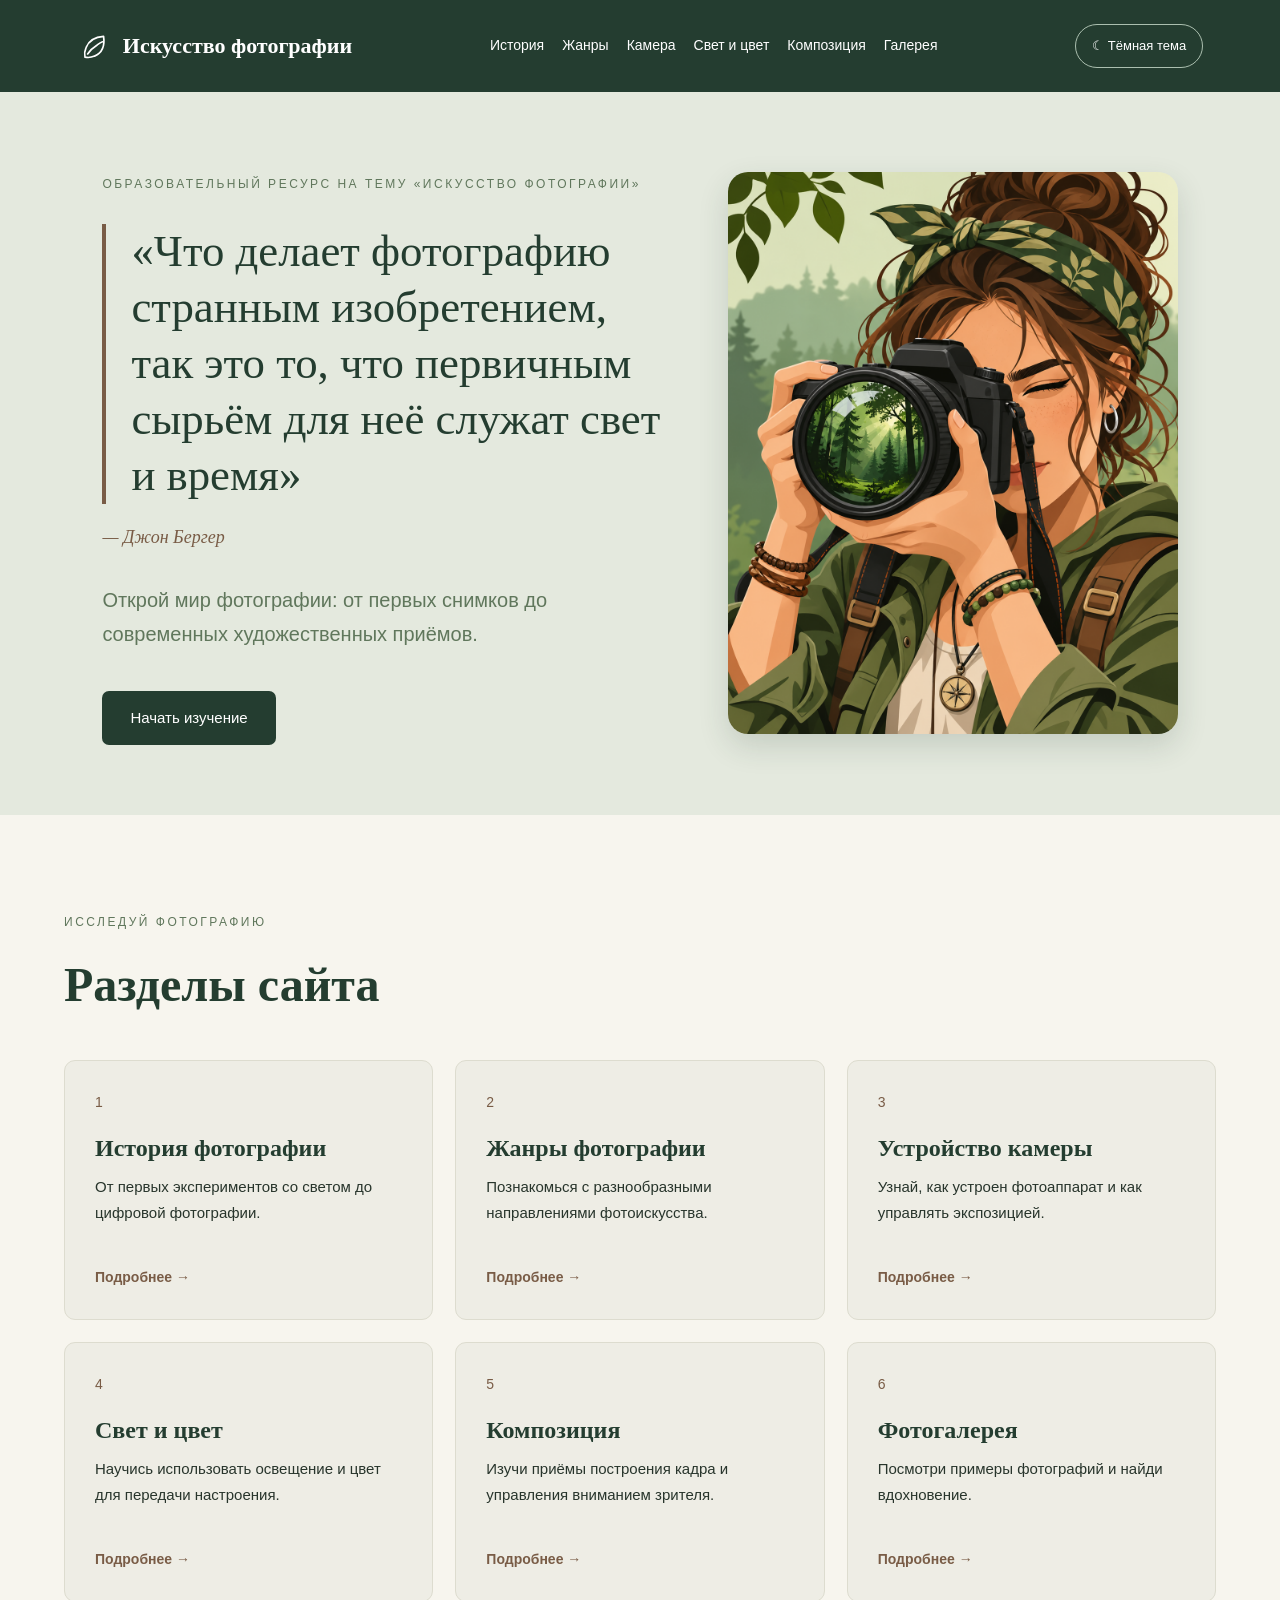
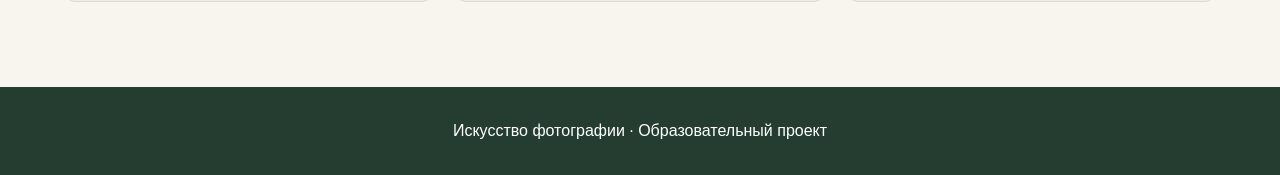
<file: html/index.html>
<!DOCTYPE html>
<html lang="ru">
<head>
    <meta charset="UTF-8">
    <meta name="viewport" content="width=device-width, initial-scale=1.0">
    <meta name="description" content="Образовательный интернет-ресурс об искусстве фотографии">
    <title>Искусство фотографии — Главная</title>

    <link rel="stylesheet" href="../css/style.css">
    <script src="../js/main.js" defer></script>
</head>
<body>

    <header class="header">
        <a class="logo" href="../html/index.html">
            <span class="logo-icon" aria-hidden="true">
                <svg viewBox="0 0 64 64" fill="none" xmlns="http://www.w3.org/2000/svg">
                    <path
                        d="M50 14C34 15 22 23 17 35C13 44 15 53 15 53C15 53 24 55 33 51C45 46 53 34 50 14Z"
                        stroke="currentColor"
                        stroke-width="3.2"
                        stroke-linecap="round"
                        stroke-linejoin="round"
                    />
                    <path
                        d="M20 47C24 41 30 35 38 30C42 27 45 25 48 24"
                        stroke="currentColor"
                        stroke-width="3.2"
                        stroke-linecap="round"
                        stroke-linejoin="round"
                    />
                </svg>
            </span>
            <span class="logo-text">Искусство фотографии</span>
        </a>

        <nav class="nav" aria-label="Основная навигация">
            <a href="history.html">История</a>
            <a href="genres.html">Жанры</a>
            <a href="camera.html">Камера</a>
            <a href="light.html">Свет и цвет</a>
            <a href="composition.html">Композиция</a>
            <a href="gallery.html">Галерея</a>
        </nav>
    </header>

    <main>
        <section class="hero">
            <div class="hero-wrapper">

                <div class="hero-content">
                    <p class="subtitle">
                        Образовательный ресурс на тему
                        «Искусство фотографии»
                    </p>

                    <h1 class="hero-quote">
                        «Что делает фотографию странным
                        изобретением, так это то, что
                        первичным сырьём для неё
                        служат свет и время»
                    </h1>

                    <p class="quote-author">— Джон Бергер</p>

                    <p class="hero-text">
                        Открой мир фотографии: от первых
                        снимков до современных художественных
                        приёмов.
                    </p>

                    <a href="history.html" class="button">
                        Начать изучение
                    </a>
                </div>

                <div class="hero-image">
                    <img src="../images/index/camera-art.png.png"
                         alt="Иллюстрация фотографа с камерой">
                </div>

            </div>
        </section>

        <section class="sections" id="sections">
            <div class="container">

                <p class="subtitle">Исследуй фотографию</p>
                <h2 class="section-heading">Разделы сайта</h2>

                <div class="sections-grid">

                    <a href="history.html" class="section-card">
                        <span class="card-number">1</span>
                        <h3>История фотографии</h3>
                        <p>
                            От первых экспериментов со светом
                            до цифровой фотографии.
                        </p>
                        <span class="card-link">Подробнее →</span>
                    </a>

                    <a href="genres.html" class="section-card">
                        <span class="card-number">2</span>
                        <h3>Жанры фотографии</h3>
                        <p>
                            Познакомься с разнообразными
                            направлениями фотоискусства.
                        </p>
                        <span class="card-link">Подробнее →</span>
                    </a>

                    <a href="camera.html" class="section-card">
                        <span class="card-number">3</span>
                        <h3>Устройство камеры</h3>
                        <p>
                            Узнай, как устроен фотоаппарат
                            и как управлять экспозицией.
                        </p>
                        <span class="card-link">Подробнее →</span>
                    </a>

                    <a href="light.html" class="section-card">
                        <span class="card-number">4</span>
                        <h3>Свет и цвет</h3>
                        <p>
                            Научись использовать освещение
                            и цвет для передачи настроения.
                        </p>
                        <span class="card-link">Подробнее →</span>
                    </a>

                    <a href="composition.html" class="section-card">
                        <span class="card-number">5</span>
                        <h3>Композиция</h3>
                        <p>
                            Изучи приёмы построения кадра
                            и управления вниманием зрителя.
                        </p>
                        <span class="card-link">Подробнее →</span>
                    </a>

                    <a href="gallery.html" class="section-card">
                        <span class="card-number">6</span>
                        <h3>Фотогалерея</h3>
                        <p>
                            Посмотри примеры фотографий
                            и найди вдохновение.
                        </p>
                        <span class="card-link">Подробнее →</span>
                    </a>

                </div>
            </div>
        </section>
    </main>

    <footer class="footer">
        <p>Искусство фотографии · Образовательный проект</p>
    </footer>

</body>
</html>
</file>
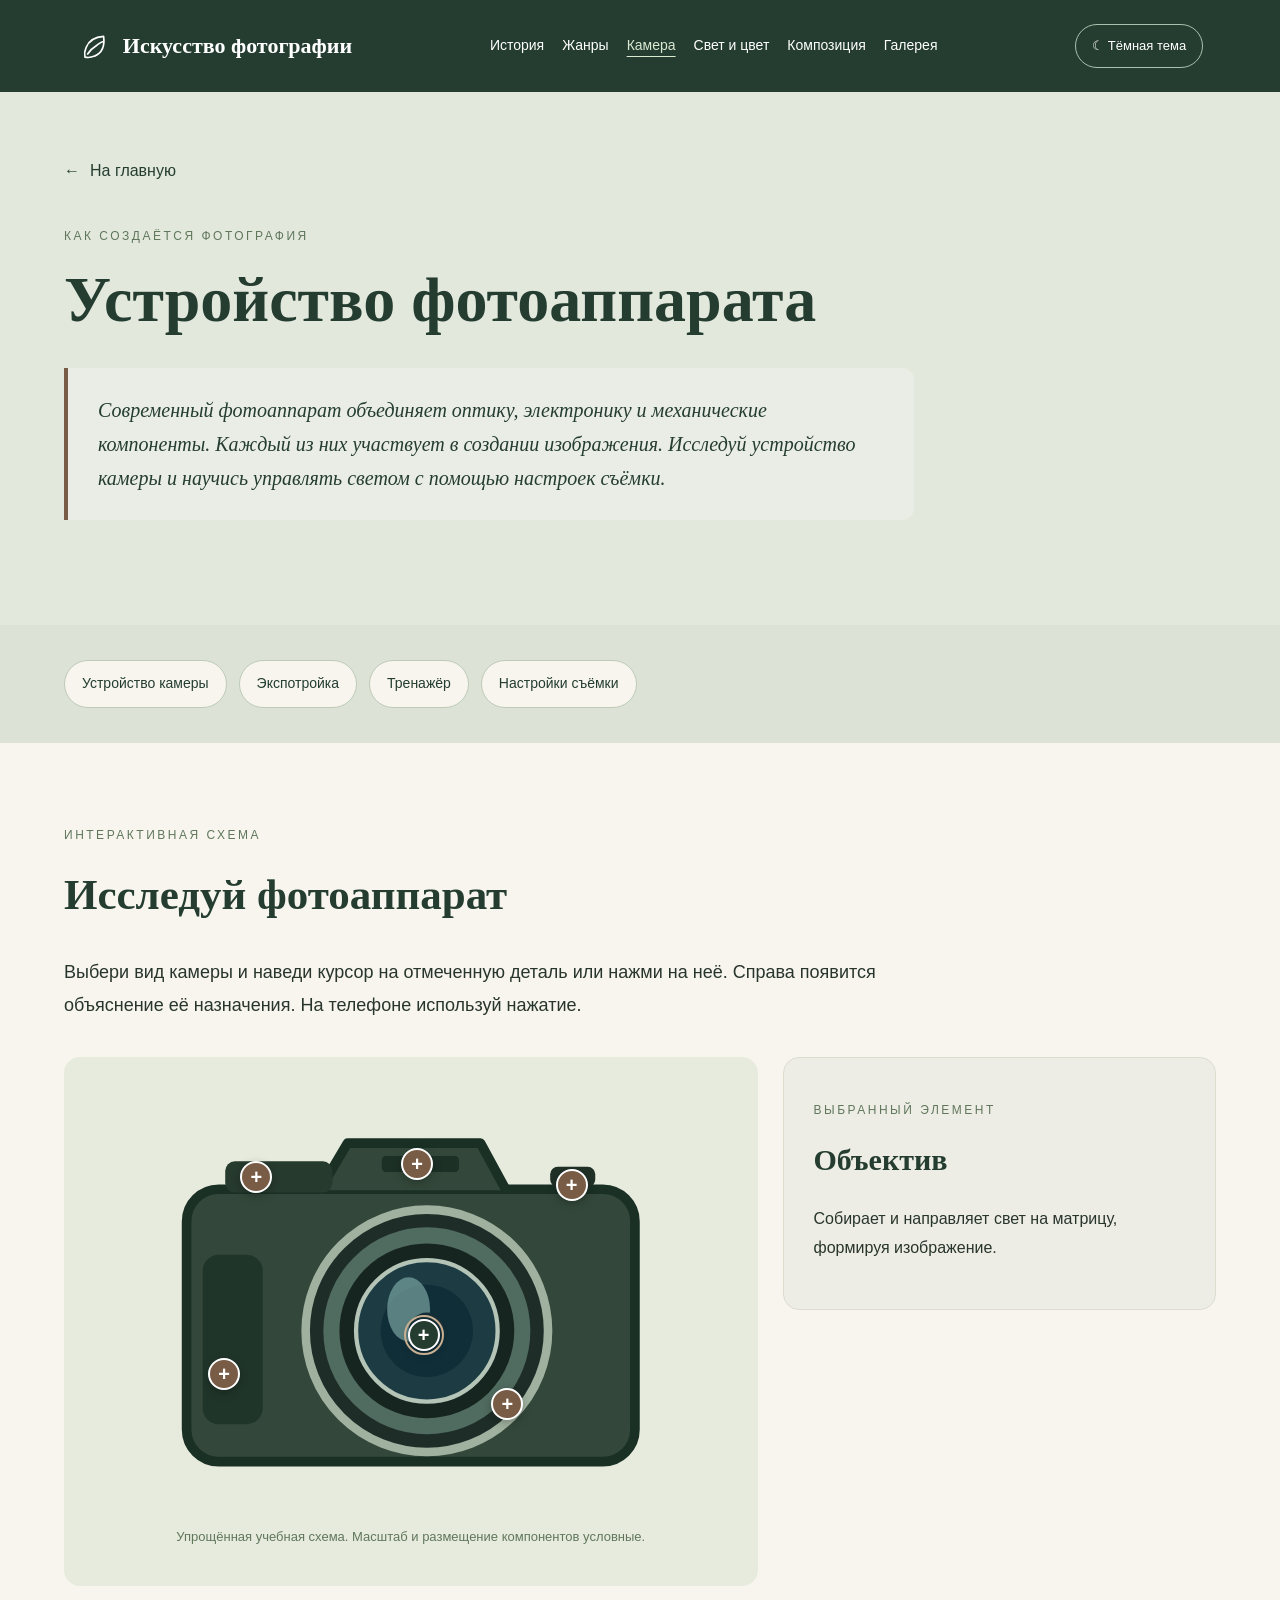
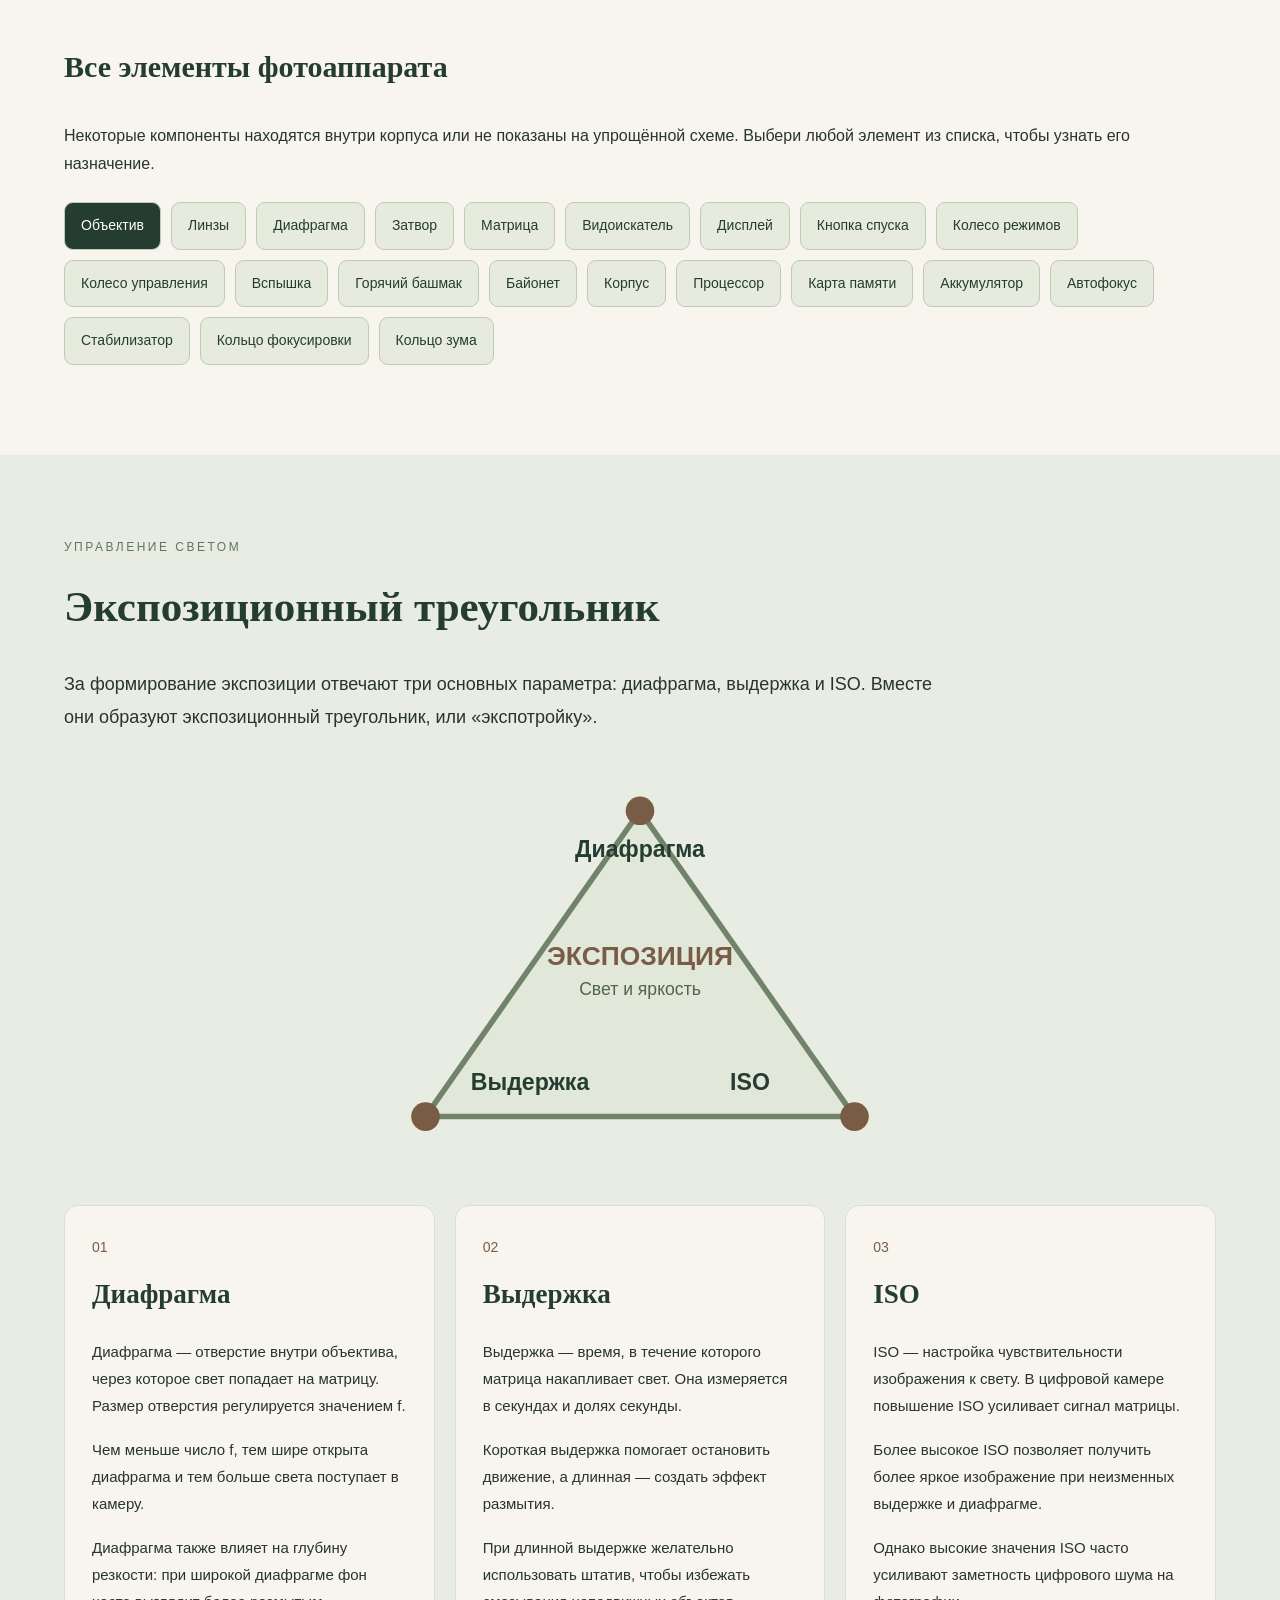
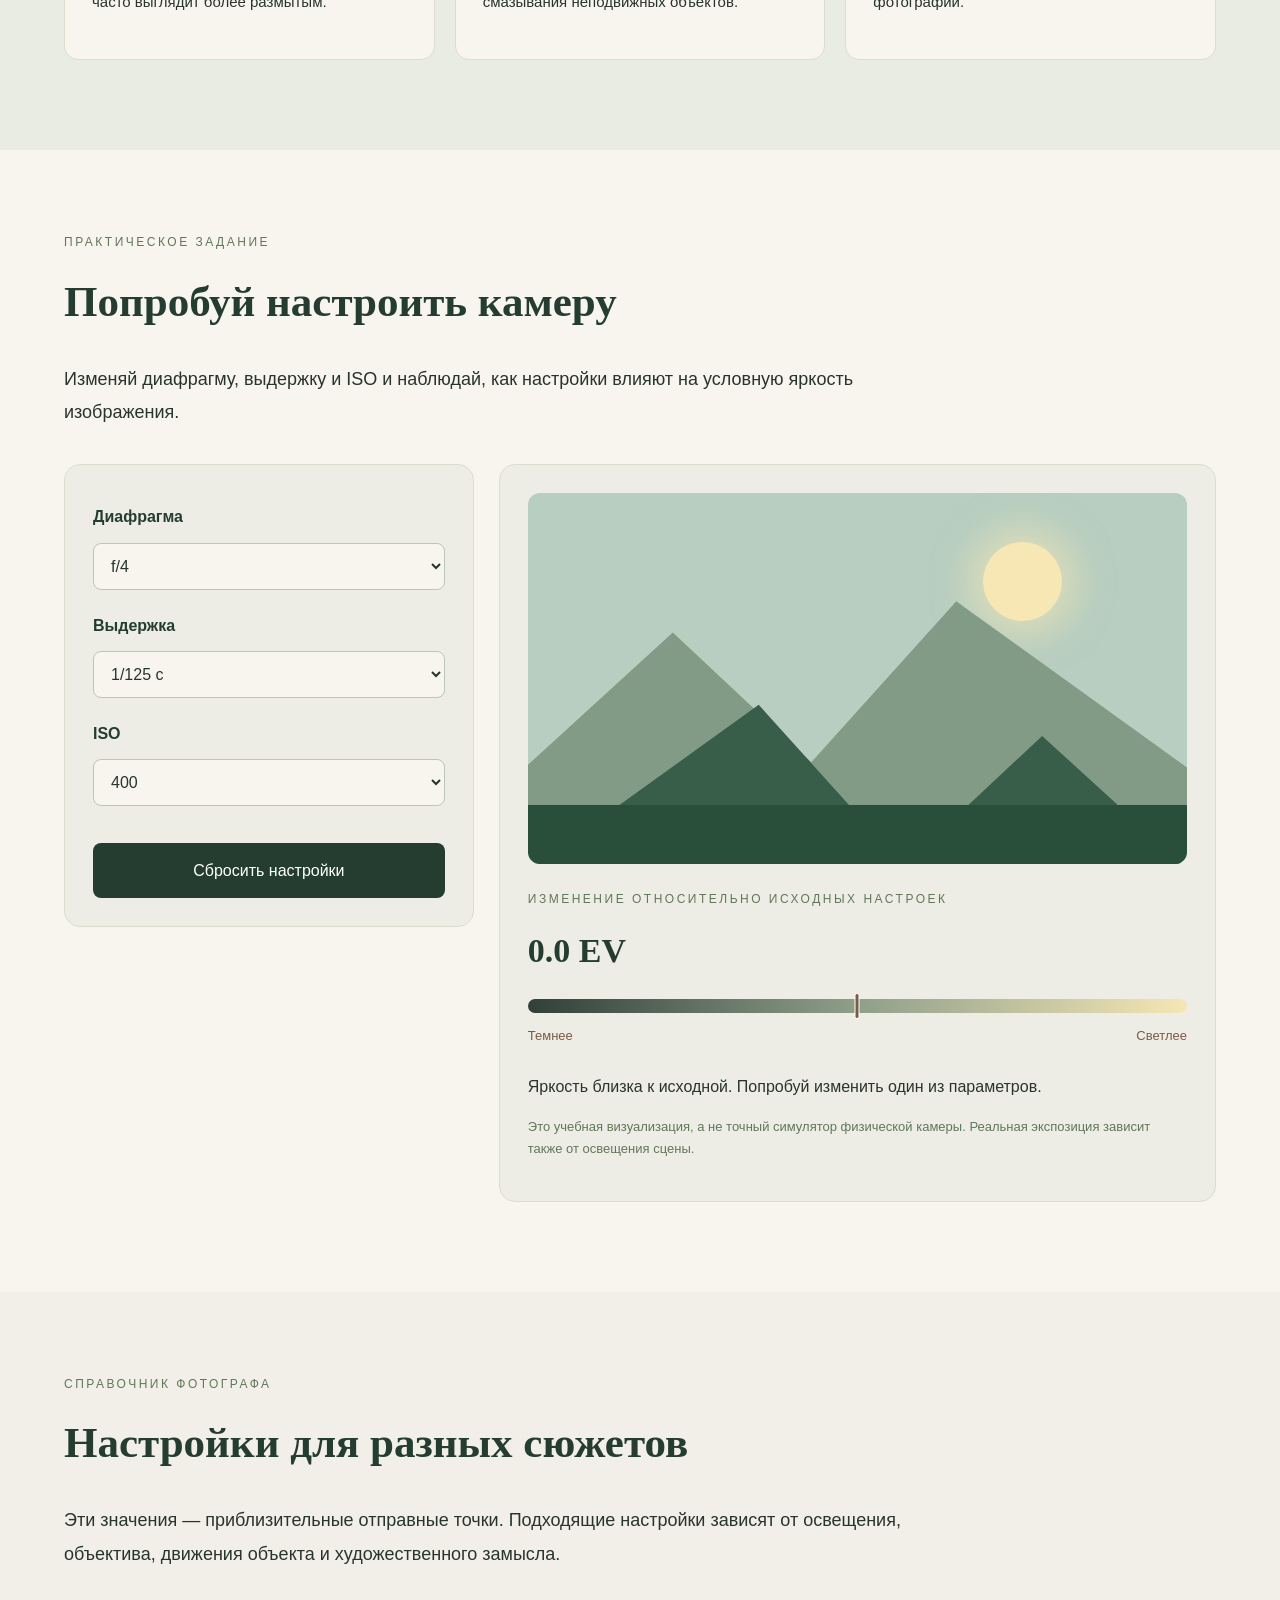
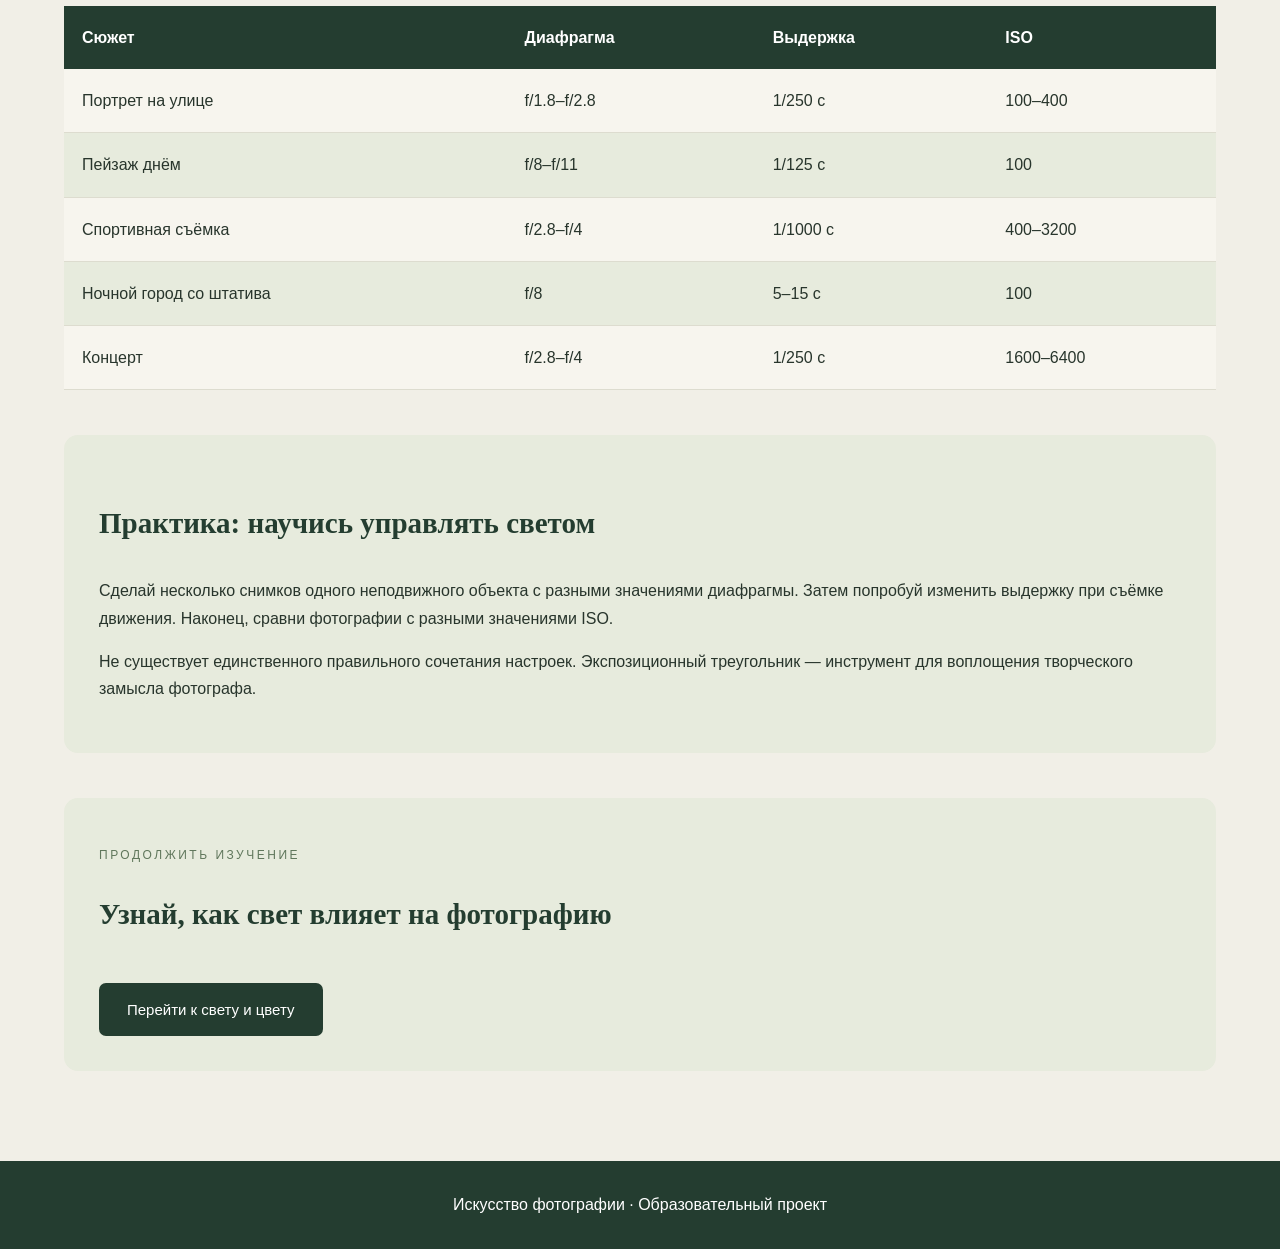
<file: html/camera.html>
<!DOCTYPE html>
<html lang="ru">
<head>
    <meta charset="UTF-8">
    <meta name="viewport"
          content="width=device-width, initial-scale=1.0">
    <meta name="description"
          content="Интерактивное устройство фотоаппарата и экспозиционный треугольник: диафрагма, выдержка, ISO.">

    <title>Устройство камеры — Искусство фотографии</title>

    <link rel="stylesheet" href="../css/style.css">
    <script src="../js/main.js" defer></script>
    <script src="../js/camera.js" defer></script>
</head>

<body>

<header class="header">
    
<a href="index.html" class="logo">

            <span class="logo-icon" aria-hidden="true">

                <svg viewBox="0 0 64 64"
                    fill="none"
                    xmlns="http://www.w3.org/2000/svg">

                    <!-- Контур листика -->
                    <path
                        d="M50 14C34 15 22 23 17 35C13 44 15 53 15 53C15 53 24 55 33 51C45 46 53 34 50 14Z"
                        stroke="currentColor"
                        stroke-width="3.2"
                        stroke-linecap="round"
                        stroke-linejoin="round"
                    />

                    <!-- Прожилка листика -->
                    <path
                        d="M20 47C24 41 30 35 38 30C42 27 45 25 48 24"
                        stroke="currentColor"
                        stroke-width="3.2"
                        stroke-linecap="round"
                        stroke-linejoin="round"
                    />

                </svg>

            </span>

            <span class="logo-text">
                Искусство фотографии
            </span>

        </a>


    <nav class="nav" aria-label="Основная навигация">
        <a href="history.html">История</a>
        <a href="genres.html">Жанры</a>
        <a href="camera.html" aria-current="page">Камера</a>
        <a href="light.html">Свет и цвет</a>
        <a href="composition.html">Композиция</a>
        <a href="gallery.html">Галерея</a>
    </nav>
</header>

<main>

    <!-- ВСТУПЛЕНИЕ -->

    <section class="camera-intro">
        <div class="container">

            <a href="index.html" class="back-link">
                <span aria-hidden="true">←</span>
                На главную
            </a>

            <p class="subtitle">Как создаётся фотография</p>
            <h1>Устройство фотоаппарата</h1>

            <blockquote class="genres-quote">
                Современный фотоаппарат объединяет оптику,
                электронику и механические компоненты.
                Каждый из них участвует в создании изображения.
                Исследуй устройство камеры и научись
                управлять светом с помощью настроек съёмки.
            </blockquote>

        </div>
    </section>

    <!-- МЕНЮ РАЗДЕЛОВ -->

    <section class="camera-navigation">
        <div class="container">

            <nav class="camera-menu"
                 aria-label="Разделы страницы камеры">
                <a href="#camera-map">Устройство камеры</a>
                <a href="#exposure">Экспотройка</a>
                <a href="#simulator">Тренажёр</a>
                <a href="#camera-settings">Настройки съёмки</a>
            </nav>

        </div>
    </section>

    <!-- ИНТЕРАКТИВНАЯ КАМЕРА -->

    <section class="camera-section" id="camera-map">
        <div class="container">

            <p class="subtitle">Интерактивная схема</p>
            <h2 class="camera-section-title">
                Исследуй фотоаппарат
            </h2>

            <p class="camera-section-lead">
                Выбери вид камеры и наведи курсор на
                отмеченную деталь или нажми на неё.
                Справа появится объяснение её назначения.
                На телефоне используй нажатие.
            </p>

            <div class="camera-interactive-layout">

                <!-- ИЛЛЮСТРАЦИЯ -->

                <div class="camera-visual-panel">

                    <!-- ВИД СПЕРЕДИ -->

                    <div class="camera-view active"
                         data-camera-view="front">

                        <div class="camera-illustration">

                            <svg viewBox="0 0 600 400"
                                 role="img"
                                 aria-label="Схематичный вид фотоаппарата спереди">

                                <rect x="91" y="100"
                                      width="418" height="254"
                                      rx="30" fill="#33483A"
                                      stroke="#1A3025"
                                      stroke-width="9"/>

                                <path d="M215 101 L241 57
                                         H365 L389 101"
                                      fill="#33483A"
                                      stroke="#1A3025"
                                      stroke-width="9"
                                      stroke-linejoin="round"/>

                                <rect x="127" y="74"
                                      width="100" height="29"
                                      rx="9" fill="#273A2E"/>

                                <rect x="430" y="79"
                                      width="42" height="19"
                                      rx="7" fill="#203027"/>

                                <rect x="106" y="161"
                                      width="56" height="158"
                                      rx="15" fill="#20352A"/>

                                <circle cx="315" cy="232" r="113"
                                        fill="#1E2D28"
                                        stroke="#A0B1A0"
                                        stroke-width="8"/>

                                <circle cx="315" cy="232" r="89"
                                        fill="#172521"
                                        stroke="#506B60"
                                        stroke-width="15"/>

                                <circle cx="315" cy="232" r="66"
                                        fill="#1C3B43"
                                        stroke="#B4C5B7"
                                        stroke-width="4"/>

                                <circle cx="315" cy="232" r="43"
                                        fill="#102E38"/>

                                <ellipse cx="298" cy="212"
                                         rx="20" ry="30"
                                         fill="#81ADA9"
                                         opacity=".65"/>

                                <circle cx="315" cy="232" r="17"
                                        fill="#152E37"/>

                                <rect x="273" y="69"
                                      width="72" height="15"
                                      rx="4" fill="#1D3026"/>

                            </svg>

                            <!-- ТОЧКИ НА СХЕМЕ -->

                            <button class="camera-hotspot"
                                    style="--x:52%;--y:59%"
                                    data-part="lens"
                                    aria-label="Объектив">+</button>

                            <button class="camera-hotspot"
                                    style="--x:26%;--y:22%"
                                    data-part="shutter-button"
                                    aria-label="Кнопка спуска">+</button>

                            <button class="camera-hotspot"
                                    style="--x:75%;--y:24%"
                                    data-part="mode-dial"
                                    aria-label="Колесо режимов">+</button>

                            <button class="camera-hotspot"
                                    style="--x:51%;--y:19%"
                                    data-part="hot-shoe"
                                    aria-label="Горячий башмак">+</button>

                            <button class="camera-hotspot"
                                    style="--x:21%;--y:68%"
                                    data-part="body"
                                    aria-label="Корпус">+</button>

                            <button class="camera-hotspot"
                                    style="--x:65%;--y:75%"
                                    data-part="zoom-ring"
                                    aria-label="Кольцо зума">+</button>

                        </div>
                    </div>

                    <p class="camera-diagram-note">
                        Упрощённая учебная схема.
                        Масштаб и размещение компонентов условные.
                    </p>

                </div>

                <!-- ОПИСАНИЕ ВЫБРАННОГО ЭЛЕМЕНТА -->

                <aside class="camera-details"
                       aria-live="polite">

                    <p class="subtitle">Выбранный элемент</p>

                    <h3 id="camera-part-name">Объектив</h3>

                    <p id="camera-part-description">
                        Собирает и направляет свет на матрицу,
                        формируя изображение.
                    </p>

                </aside>

            </div>

            <!-- ПОЛНЫЙ СПИСОК -->

            <div class="camera-parts-section">

                <h3>Все элементы фотоаппарата</h3>

                <p>
                    Некоторые компоненты находятся внутри корпуса
                    или не показаны на упрощённой схеме.
                    Выбери любой элемент из списка,
                    чтобы узнать его назначение.
                </p>

                <div class="camera-parts-list"
                     id="camera-parts-list">
                    <!-- Заполняется JavaScript -->
                </div>

            </div>

        </div>
    </section>

    <!-- ЭКСПОЗИЦИОННЫЙ ТРЕУГОЛЬНИК -->

    <section class="exposure-section" id="exposure">

        <div class="container">

            <p class="subtitle">Управление светом</p>

            <h2 class="camera-section-title">
                Экспозиционный треугольник
            </h2>

            <p class="camera-section-lead">
                За формирование экспозиции отвечают
                три основных параметра: диафрагма,
                выдержка и ISO. Вместе они образуют
                экспозиционный треугольник,
                или «экспотройку».
            </p>

            <div class="exposure-triangle">

                <svg viewBox="0 0 500 360"
                     role="img"
                     aria-label="Экспозиционный треугольник: диафрагма, выдержка, ISO">

                    <polygon points="250,38 55,316 445,316"
                             fill="#E1E8DA"
                             stroke="#71836A"
                             stroke-width="5"/>

                    <circle cx="250" cy="38" r="13"
                            fill="#795C46"/>
                    <circle cx="55" cy="316" r="13"
                            fill="#795C46"/>
                    <circle cx="445" cy="316" r="13"
                            fill="#795C46"/>

                    <text x="250" y="80"
                          text-anchor="middle"
                          font-size="21"
                          fill="#243D30"
                          font-weight="bold">
                        Диафрагма
                    </text>

                    <text x="150" y="292"
                          text-anchor="middle"
                          font-size="21"
                          fill="#243D30"
                          font-weight="bold">
                        Выдержка
                    </text>

                    <text x="350" y="292"
                          text-anchor="middle"
                          font-size="21"
                          fill="#243D30"
                          font-weight="bold">
                        ISO
                    </text>

                    <text x="250" y="178"
                          text-anchor="middle"
                          font-size="24"
                          fill="#795C46"
                          font-weight="bold">
                        ЭКСПОЗИЦИЯ
                    </text>

                    <text x="250" y="205"
                          text-anchor="middle"
                          font-size="16"
                          fill="#52634D">
                        Свет и яркость
                    </text>

                </svg>

            </div>

            <div class="exposure-info-grid">

                <article class="exposure-info-card">
                    <span>01</span>
                    <h3>Диафрагма</h3>

                    <p>
                        Диафрагма — отверстие внутри объектива,
                        через которое свет попадает на матрицу.
                        Размер отверстия регулируется
                        значением f.
                    </p>

                    <p>
                        Чем меньше число f, тем шире
                        открыта диафрагма и тем больше
                        света поступает в камеру.
                    </p>

                    <p>
                        Диафрагма также влияет на глубину
                        резкости: при широкой диафрагме
                        фон часто выглядит более размытым.
                    </p>
                </article>

                <article class="exposure-info-card">
                    <span>02</span>
                    <h3>Выдержка</h3>

                    <p>
                        Выдержка — время, в течение которого
                        матрица накапливает свет.
                        Она измеряется в секундах
                        и долях секунды.
                    </p>

                    <p>
                        Короткая выдержка помогает
                        остановить движение, а длинная —
                        создать эффект размытия.
                    </p>

                    <p>
                        При длинной выдержке желательно
                        использовать штатив, чтобы
                        избежать смазывания неподвижных объектов.
                    </p>
                </article>

                <article class="exposure-info-card">
                    <span>03</span>
                    <h3>ISO</h3>

                    <p>
                        ISO — настройка чувствительности
                        изображения к свету.
                        В цифровой камере повышение ISO
                        усиливает сигнал матрицы.
                    </p>

                    <p>
                        Более высокое ISO позволяет получить
                        более яркое изображение при неизменных
                        выдержке и диафрагме.
                    </p>

                    <p>
                        Однако высокие значения ISO
                        часто усиливают заметность
                        цифрового шума на фотографии.
                    </p>
                </article>

            </div>

        </div>
    </section>

    <!-- ТРЕНАЖЁР -->

    <section class="camera-simulator-section" id="simulator">

        <div class="container">

            <p class="subtitle">Практическое задание</p>

            <h2 class="camera-section-title">
                Попробуй настроить камеру
            </h2>

            <p class="camera-section-lead">
                Изменяй диафрагму, выдержку и ISO
                и наблюдай, как настройки влияют
                на условную яркость изображения.
            </p>

            <div class="camera-simulator">

                <div class="simulator-controls">

                    <label for="aperture-control">
                        Диафрагма
                    </label>

                    <select id="aperture-control">
                        <option value="1.8">f/1.8</option>
                        <option value="2.8">f/2.8</option>
                        <option value="4" selected>f/4</option>
                        <option value="5.6">f/5.6</option>
                        <option value="8">f/8</option>
                        <option value="11">f/11</option>
                        <option value="16">f/16</option>
                    </select>

                    <label for="shutter-control">
                        Выдержка
                    </label>

                    <select id="shutter-control">
                        <option value="0.001">1/1000 с</option>
                        <option value="0.004">1/250 с</option>
                        <option value="0.008" selected>1/125 с</option>
                        <option value="0.016667">1/60 с</option>
                        <option value="0.033333">1/30 с</option>
                        <option value="0.5">1/2 с</option>
                        <option value="1">1 с</option>
                        <option value="5">5 с</option>
                    </select>

                    <label for="iso-control">ISO</label>

                    <select id="iso-control">
                        <option value="100">100</option>
                        <option value="200">200</option>
                        <option value="400" selected>400</option>
                        <option value="800">800</option>
                        <option value="1600">1600</option>
                        <option value="3200">3200</option>
                        <option value="6400">6400</option>
                    </select>

                    <button type="button"
                            class="camera-reset-button"
                            id="camera-reset">
                        Сбросить настройки
                    </button>

                </div>

                <div class="simulator-result">

                    <div class="simulator-preview"
                         id="simulator-preview"
                         role="img"
                         aria-label="Условный пейзаж для демонстрации экспозиции">

                        <div class="sim-sun"></div>
                        <div class="sim-mountain sim-mountain-back"></div>
                        <div class="sim-mountain sim-mountain-front"></div>
                        <div class="sim-ground"></div>

                    </div>

                    <div class="simulator-meter">
                        <p class="subtitle">Изменение относительно исходных настроек</p>

                        <h3 id="exposure-value">0 EV</h3>

                        <div class="exposure-meter-track">
                            <div class="exposure-meter-center"></div>
                            <div class="exposure-meter-indicator"
                                 id="exposure-indicator"></div>
                        </div>

                        <div class="exposure-meter-labels">
                            <span>Темнее</span>
                            <span>Светлее</span>
                        </div>

                        <p id="exposure-message"
                           aria-live="polite">
                            Исходная яркость.
                            Попробуй изменить настройки камеры.
                        </p>

                        <p class="simulator-warning">
                            Это учебная визуализация,
                            а не точный симулятор физической камеры.
                            Реальная экспозиция зависит
                            также от освещения сцены.
                        </p>
                    </div>

                </div>

            </div>

        </div>
    </section>

    <!-- ТАБЛИЦА НАСТРОЕК -->

    <section class="camera-settings-section"
             id="camera-settings">

        <div class="container">

            <p class="subtitle">Справочник фотографа</p>

            <h2 class="camera-section-title">
                Настройки для разных сюжетов
            </h2>

            <p class="camera-section-lead">
                Эти значения — приблизительные отправные точки.
                Подходящие настройки зависят от освещения,
                объектива, движения объекта
                и художественного замысла.
            </p>

            <div class="camera-table-wrapper">

                <table class="camera-settings-table">

                    <thead>
                        <tr>
                            <th>Сюжет</th>
                            <th>Диафрагма</th>
                            <th>Выдержка</th>
                            <th>ISO</th>
                        </tr>
                    </thead>

                    <tbody>
                        <tr>
                            <td>Портрет на улице</td>
                            <td>f/1.8–f/2.8</td>
                            <td>1/250 с</td>
                            <td>100–400</td>
                        </tr>

                        <tr>
                            <td>Пейзаж днём</td>
                            <td>f/8–f/11</td>
                            <td>1/125 с</td>
                            <td>100</td>
                        </tr>

                        <tr>
                            <td>Спортивная съёмка</td>
                            <td>f/2.8–f/4</td>
                            <td>1/1000 с</td>
                            <td>400–3200</td>
                        </tr>

                        <tr>
                            <td>Ночной город со штатива</td>
                            <td>f/8</td>
                            <td>5–15 с</td>
                            <td>100</td>
                        </tr>

                        <tr>
                            <td>Концерт</td>
                            <td>f/2.8–f/4</td>
                            <td>1/250 с</td>
                            <td>1600–6400</td>
                        </tr>
                    </tbody>

                </table>

            </div>

            <div class="camera-practice">

                <h3>Практика: научись управлять светом</h3>

                <p>
                    Сделай несколько снимков одного неподвижного
                    объекта с разными значениями диафрагмы.
                    Затем попробуй изменить выдержку при съёмке
                    движения. Наконец, сравни фотографии
                    с разными значениями ISO.
                </p>

                <p>
                    Не существует единственного правильного
                    сочетания настроек. Экспозиционный
                    треугольник — инструмент для воплощения
                    творческого замысла фотографа.
                </p>

            </div>

            <div class="camera-next">

                <p class="subtitle">Продолжить изучение</p>

                <h2>Узнай, как свет влияет на фотографию</h2>

                <a href="light.html" class="button">
                    Перейти к свету и цвету
                </a>

            </div>

        </div>
    </section>

</main>

<footer class="footer">
    <p>Искусство фотографии · Образовательный проект</p>
</footer>

</body>
</html>
</file>
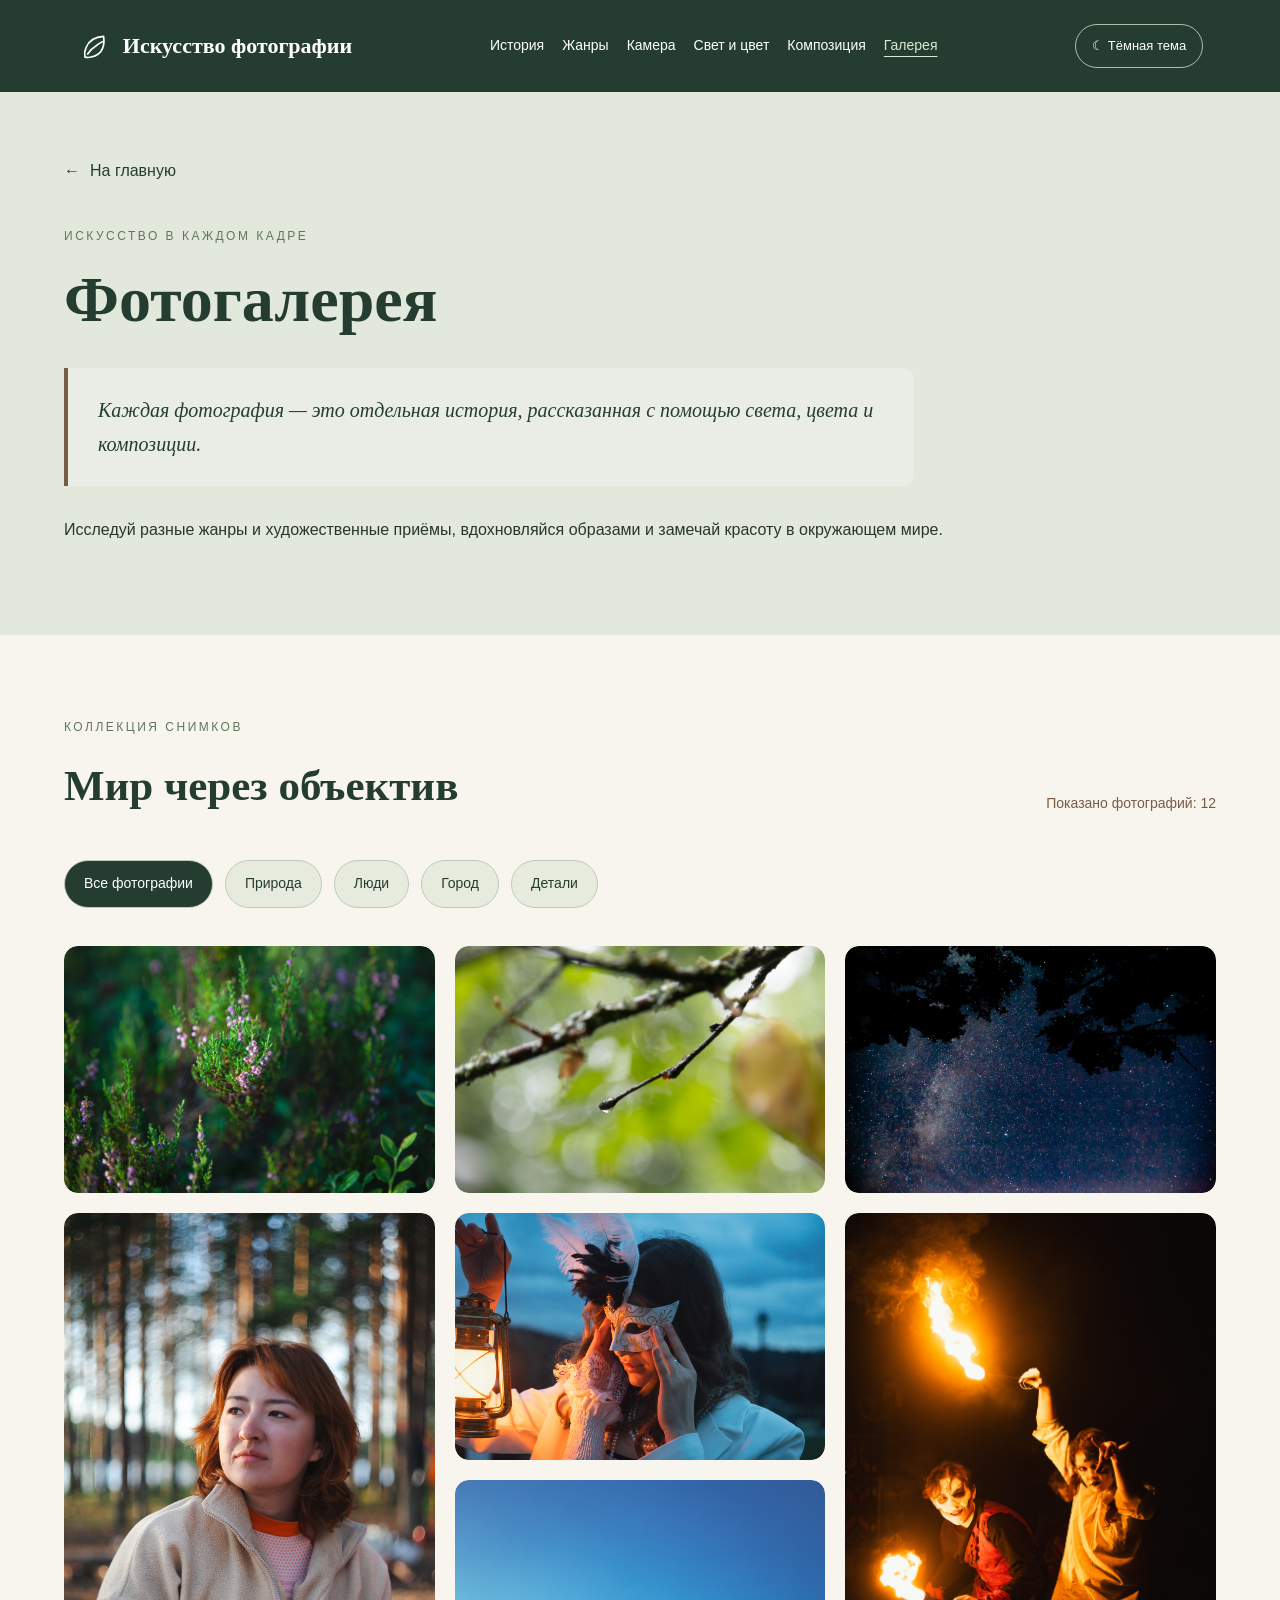
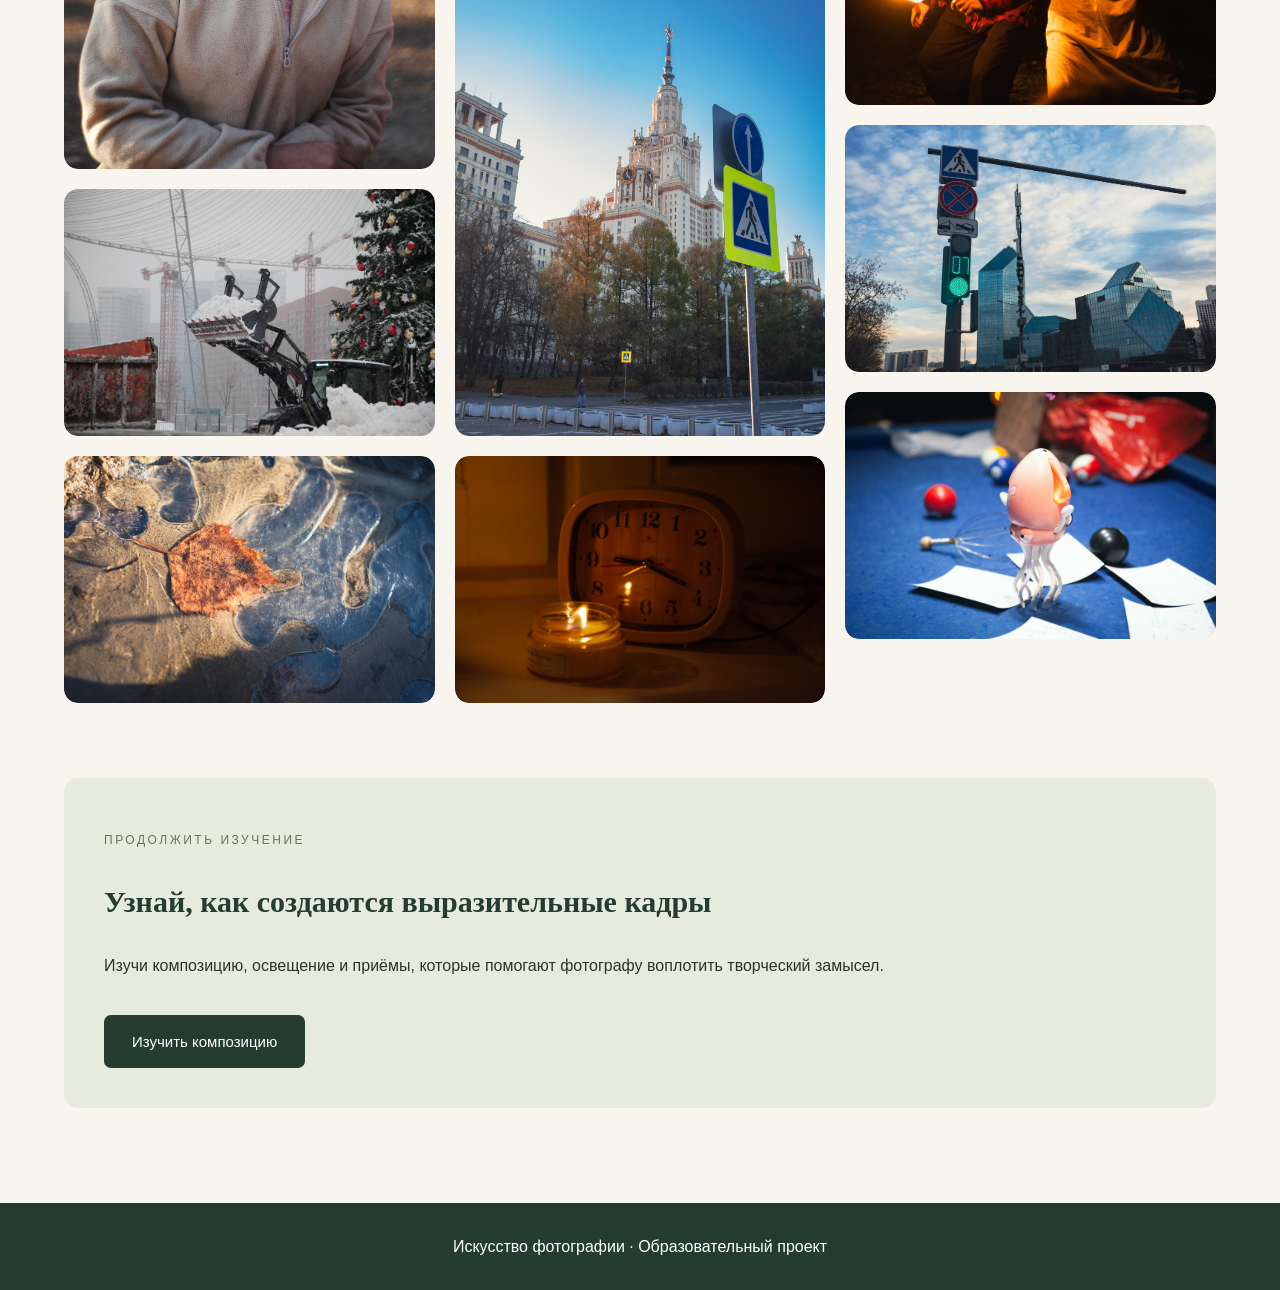
<file: html/gallery.html>
<!DOCTYPE html>
<html lang="ru">
<head>
    <meta charset="UTF-8">
    <meta name="viewport"
          content="width=device-width, initial-scale=1.0">

    <meta name="description"
          content="Фотогалерея образовательного ресурса Искусство фотографии. Портреты, природа, архитектура и художественные снимки.">

    <title>Фотогалерея — Искусство фотографии</title>

    <link rel="stylesheet" href="../css/style.css">

    <script src="../js/main.js" defer></script>
    <script src="../js/gallery.js" defer></script>
</head>

<body>

    <!-- ШАПКА САЙТА -->

    <header class="header">

        
<a href="index.html" class="logo">

        <span class="logo-icon" aria-hidden="true">

            <svg viewBox="0 0 64 64"
                fill="none"
                xmlns="http://www.w3.org/2000/svg">

                <!-- Контур листика -->
                <path
                    d="M50 14C34 15 22 23 17 35C13 44 15 53 15 53C15 53 24 55 33 51C45 46 53 34 50 14Z"
                    stroke="currentColor"
                    stroke-width="3.2"
                    stroke-linecap="round"
                    stroke-linejoin="round"
                />

                <!-- Прожилка листика -->
                <path
                    d="M20 47C24 41 30 35 38 30C42 27 45 25 48 24"
                    stroke="currentColor"
                    stroke-width="3.2"
                    stroke-linecap="round"
                    stroke-linejoin="round"
                />

            </svg>

        </span>

        <span class="logo-text">
            Искусство фотографии
        </span>

    </a>


        <nav class="nav" aria-label="Основная навигация">
            <a href="history.html">История</a>
            <a href="genres.html">Жанры</a>
            <a href="camera.html">Камера</a>
            <a href="light.html">Свет и цвет</a>
            <a href="composition.html">Композиция</a>
            <a href="gallery.html" aria-current="page">
                Галерея
            </a>
        </nav>

    </header>

    <main>

        <!-- ВСТУПЛЕНИЕ -->

        <section class="gallery-intro">

            <div class="container">

                <a href="index.html" class="back-link">
                    <span aria-hidden="true">←</span>
                    На главную
                </a>

                <p class="subtitle">
                    Искусство в каждом кадре
                </p>

                <h1>Фотогалерея</h1>

                <blockquote class="genres-quote">
                    Каждая фотография — это отдельная история,
                    рассказанная с помощью света, цвета
                    и композиции.
                </blockquote>

                <p class="gallery-description">
                    Исследуй разные жанры и художественные приёмы,
                    вдохновляйся образами и замечай красоту
                    в окружающем мире.
                </p>

            </div>

        </section>

        <!-- ГАЛЕРЕЯ -->

        <section class="gallery-section">

            <div class="container">

                <div class="gallery-heading">

                    <div>
                        <p class="subtitle">Коллекция снимков</p>
                        <h2>Мир через объектив</h2>
                    </div>

                    <p class="gallery-total" id="gallery-count"
                       aria-live="polite">
                        Показано фотографий: 12
                    </p>

                </div>

                <!-- КНОПКИ ФИЛЬТРАЦИИ -->

                <div class="gallery-filters"
                     aria-label="Фильтрация фотографий">

                    <button type="button"
                            class="gallery-filter active"
                            data-filter="all"
                            aria-pressed="true">
                        Все фотографии
                    </button>

                    <button type="button"
                            class="gallery-filter"
                            data-filter="nature"
                            aria-pressed="false">
                        Природа
                    </button>

                    <button type="button"
                            class="gallery-filter"
                            data-filter="people"
                            aria-pressed="false">
                        Люди
                    </button>

                    <button type="button"
                            class="gallery-filter"
                            data-filter="city"
                            aria-pressed="false">
                        Город
                    </button>

                    <button type="button"
                            class="gallery-filter"
                            data-filter="details"
                            aria-pressed="false">
                        Детали
                    </button>

                </div>

                <!-- МОЗАИКА -->

                <div class="gallery-mosaic">

                    <!-- ФОТО 01 -->

                    <figure class="gallery-card"
                            data-category="nature">

                        <img src="../images/gallery/1.jpg"
                             alt="Природный пейзаж"
                             data-gallery="photo-collection"
                             data-caption="Природный пейзаж"
                             loading="lazy">

                        <figcaption>
                            <strong>Природный пейзаж</strong>
                            <span>Природа</span>
                        </figcaption>

                    </figure>

                    <!-- ФОТО 02 -->

                    <figure class="gallery-card"
                            data-category="people">

                        <img src="../images/gallery/2.jpg"
                             alt="Художественный портрет"
                             data-gallery="photo-collection"
                             data-caption="Художественный портрет"
                             loading="lazy">

                        <figcaption>
                            <strong>Художественный портрет</strong>
                            <span>Люди</span>
                        </figcaption>

                    </figure>

                    <!-- ФОТО 03 -->

                    <figure class="gallery-card"
                            data-category="city">

                        <img src="../images/gallery/3.jpg"
                             alt="Городская архитектура"
                             data-gallery="photo-collection"
                             data-caption="Городская архитектура"
                             loading="lazy">

                        <figcaption>
                            <strong>Городская архитектура</strong>
                            <span>Город</span>
                        </figcaption>

                    </figure>

                    <!-- ФОТО 04 -->

                    <figure class="gallery-card"
                            data-category="details">

                        <img src="../images/gallery/4.jpg"
                             alt="Детали окружающего мира"
                             data-gallery="photo-collection"
                             data-caption="Детали окружающего мира"
                             loading="lazy">

                        <figcaption>
                            <strong>Незаметные детали</strong>
                            <span>Детали</span>
                        </figcaption>

                    </figure>

                    <!-- ФОТО 05 -->

                    <figure class="gallery-card"
                            data-category="nature">

                        <img src="../images/gallery/5.jpg"
                             alt="Лесной пейзаж"
                             data-gallery="photo-collection"
                             data-caption="Лесной пейзаж"
                             loading="lazy">

                        <figcaption>
                            <strong>Лесной пейзаж</strong>
                            <span>Природа</span>
                        </figcaption>

                    </figure>

                    <!-- ФОТО 06 -->

                    <figure class="gallery-card"
                            data-category="people">

                        <img src="../images/gallery/6.jpg"
                             alt="Человек в кадре"
                             data-gallery="photo-collection"
                             data-caption="Человек в кадре"
                             loading="lazy">

                        <figcaption>
                            <strong>Человек в кадре</strong>
                            <span>Люди</span>
                        </figcaption>

                    </figure>

                    <!-- ФОТО 07 -->

                    <figure class="gallery-card"
                            data-category="city">

                        <img src="../images/gallery/7.jpg"
                             alt="Уличная фотография"
                             data-gallery="photo-collection"
                             data-caption="Уличная фотография"
                             loading="lazy">

                        <figcaption>
                            <strong>Городские истории</strong>
                            <span>Город</span>
                        </figcaption>

                    </figure>

                    <!-- ФОТО 08 -->

                    <figure class="gallery-card"
                            data-category="details">

                        <img src="../images/gallery/8.jpg"
                             alt="Макрофотография"
                             data-gallery="photo-collection"
                             data-caption="Макрофотография"
                             loading="lazy">

                        <figcaption>
                            <strong>Мир в деталях</strong>
                            <span>Детали</span>
                        </figcaption>

                    </figure>

                    <!-- ФОТО 09 -->

                    <figure class="gallery-card"
                            data-category="nature">

                        <img src="../images/gallery/9.jpg"
                             alt="Природа в золотой час"
                             data-gallery="photo-collection"
                             data-caption="Природа в золотой час"
                             loading="lazy">

                        <figcaption>
                            <strong>Золотой час</strong>
                            <span>Природа</span>
                        </figcaption>

                    </figure>

                    <!-- ФОТО 10 -->

                    <figure class="gallery-card"
                            data-category="people">

                        <img src="../images/gallery/10.jpg"
                             alt="Репортажный снимок"
                             data-gallery="photo-collection"
                             data-caption="Репортажный снимок"
                             loading="lazy">

                        <figcaption>
                            <strong>Мгновение жизни</strong>
                            <span>Люди</span>
                        </figcaption>

                    </figure>

                    <!-- ФОТО 11 -->

                    <figure class="gallery-card"
                            data-category="city">

                        <img src="../images/gallery/11.jpg"
                             alt="Архитектурные линии"
                             data-gallery="photo-collection"
                             data-caption="Архитектурные линии"
                             loading="lazy">

                        <figcaption>
                            <strong>Линии города</strong>
                            <span>Город</span>
                        </figcaption>

                    </figure>

                    <!-- ФОТО 12 -->

                    <figure class="gallery-card"
                            data-category="details">

                        <img src="../images/gallery/12.jpg"
                             alt="Художественная предметная фотография"
                             data-gallery="photo-collection"
                             data-caption="Художественная предметная фотография"
                             loading="lazy">

                        <figcaption>
                            <strong>Игра фактур</strong>
                            <span>Детали</span>
                        </figcaption>

                    </figure>

                </div>

                <!-- ЗАВЕРШАЮЩИЙ БЛОК -->

                <div class="gallery-next">

                    <p class="subtitle">Продолжить изучение</p>

                    <h2>
                        Узнай, как создаются выразительные кадры
                    </h2>

                    <p>
                        Изучи композицию, освещение и приёмы,
                        которые помогают фотографу воплотить
                        творческий замысел.
                    </p>

                    <a href="composition.html" class="button">
                        Изучить композицию
                    </a>

                </div>

            </div>

        </section>

    </main>

    <!-- ПОДВАЛ -->

    <footer class="footer">

        <p>
            Искусство фотографии · Образовательный проект
        </p>

    </footer>

</body>
</html>
</file>
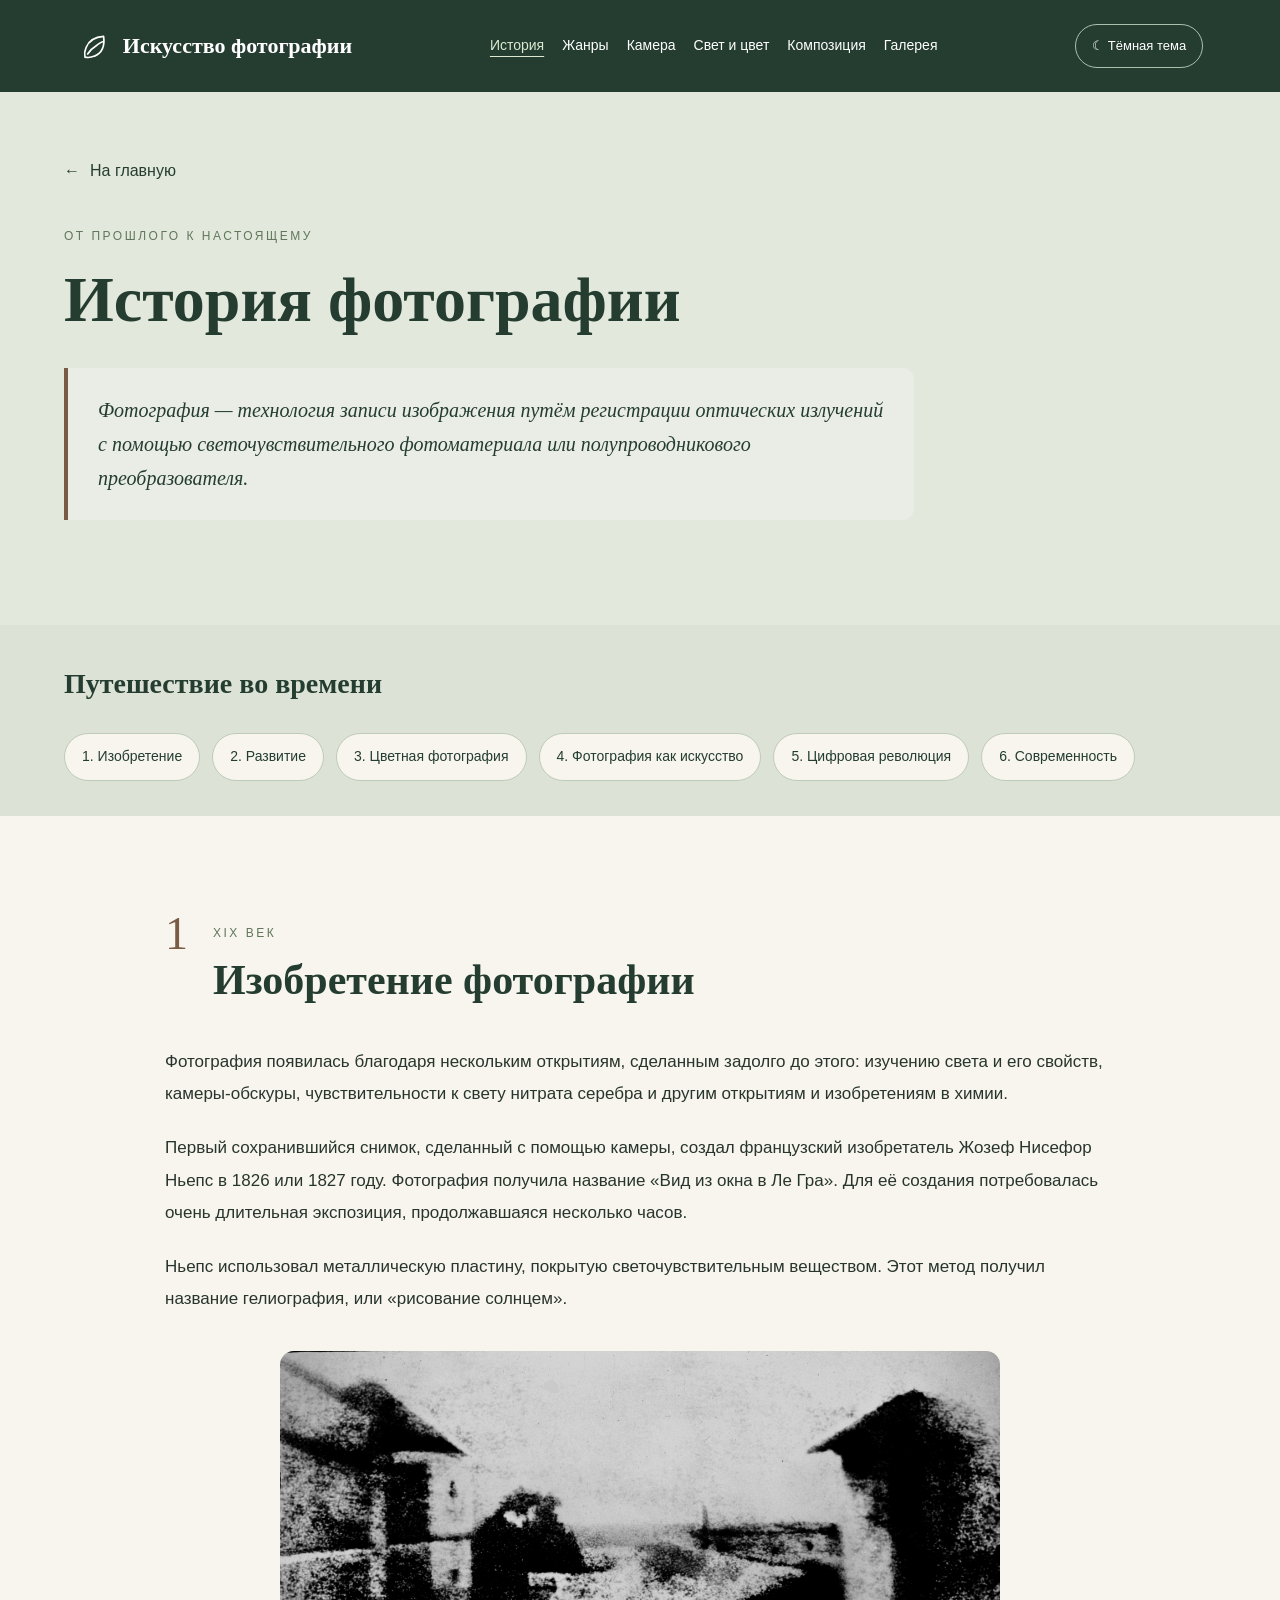
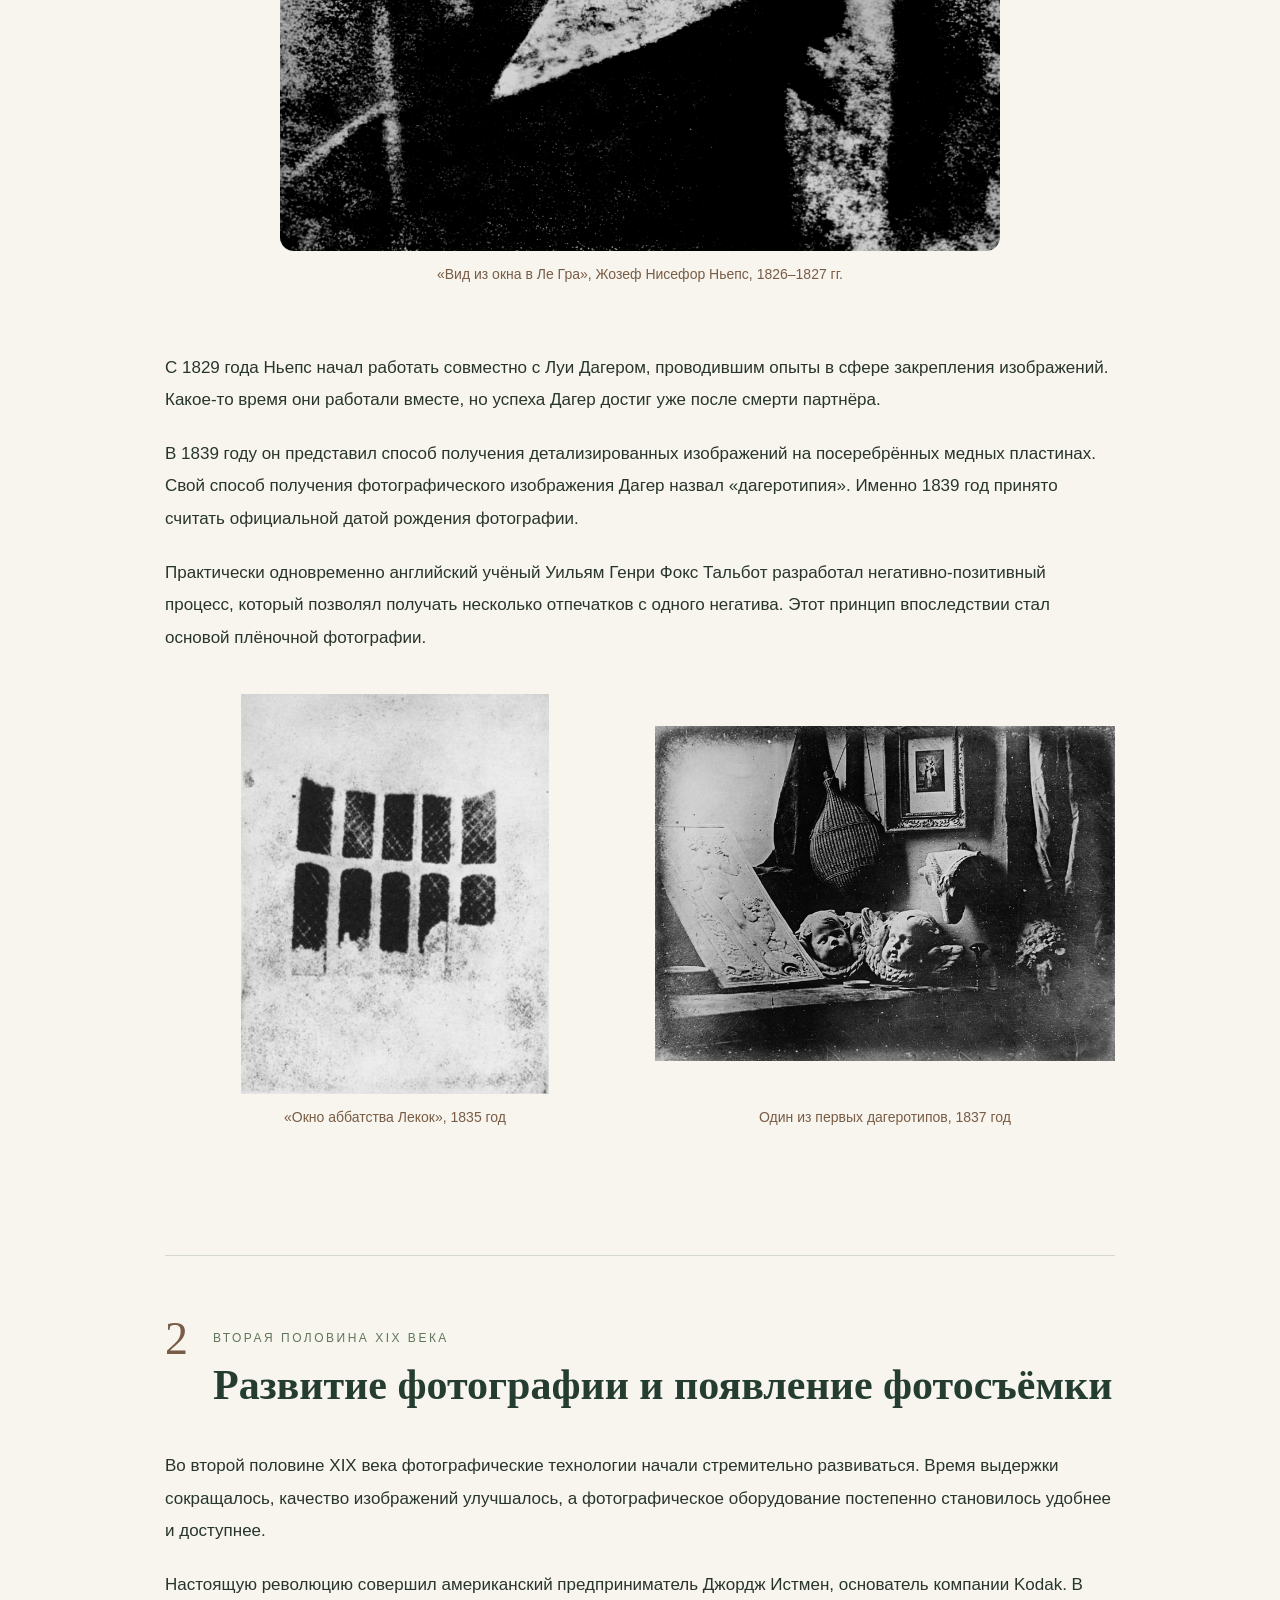
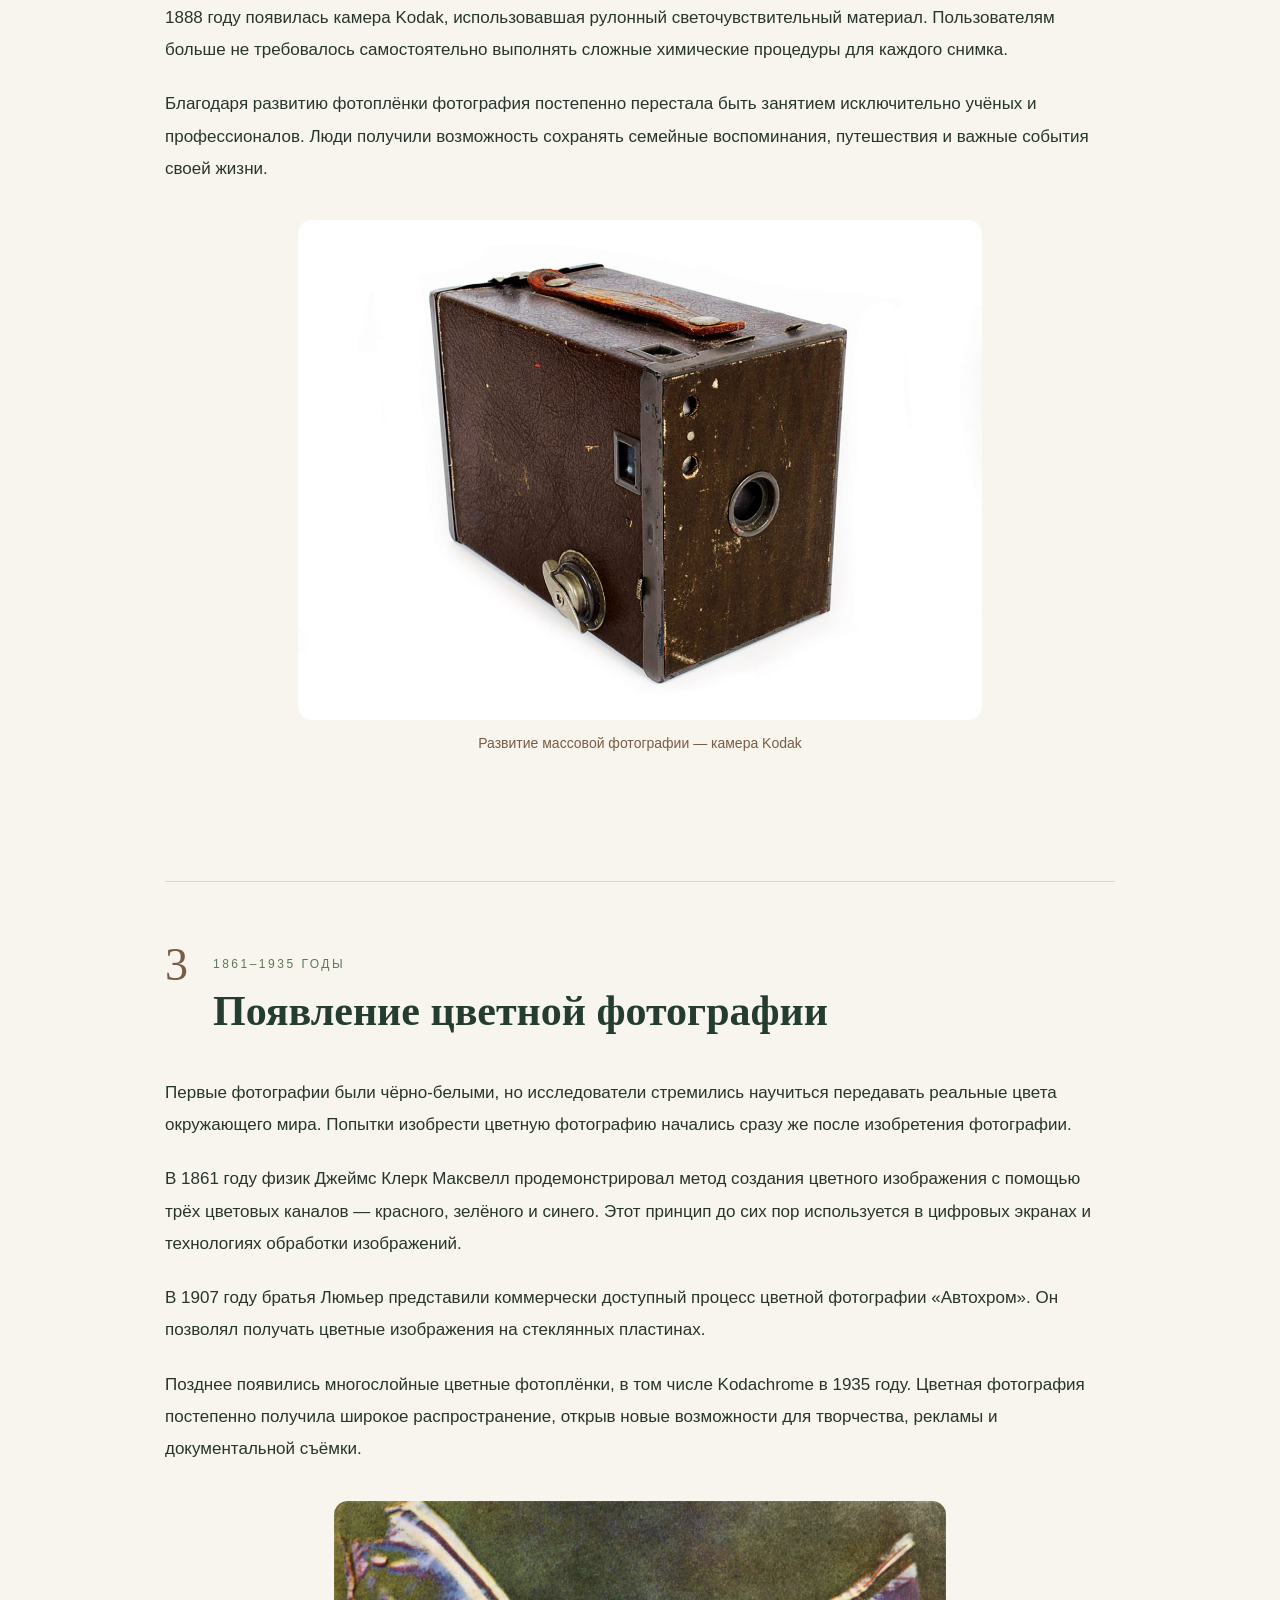
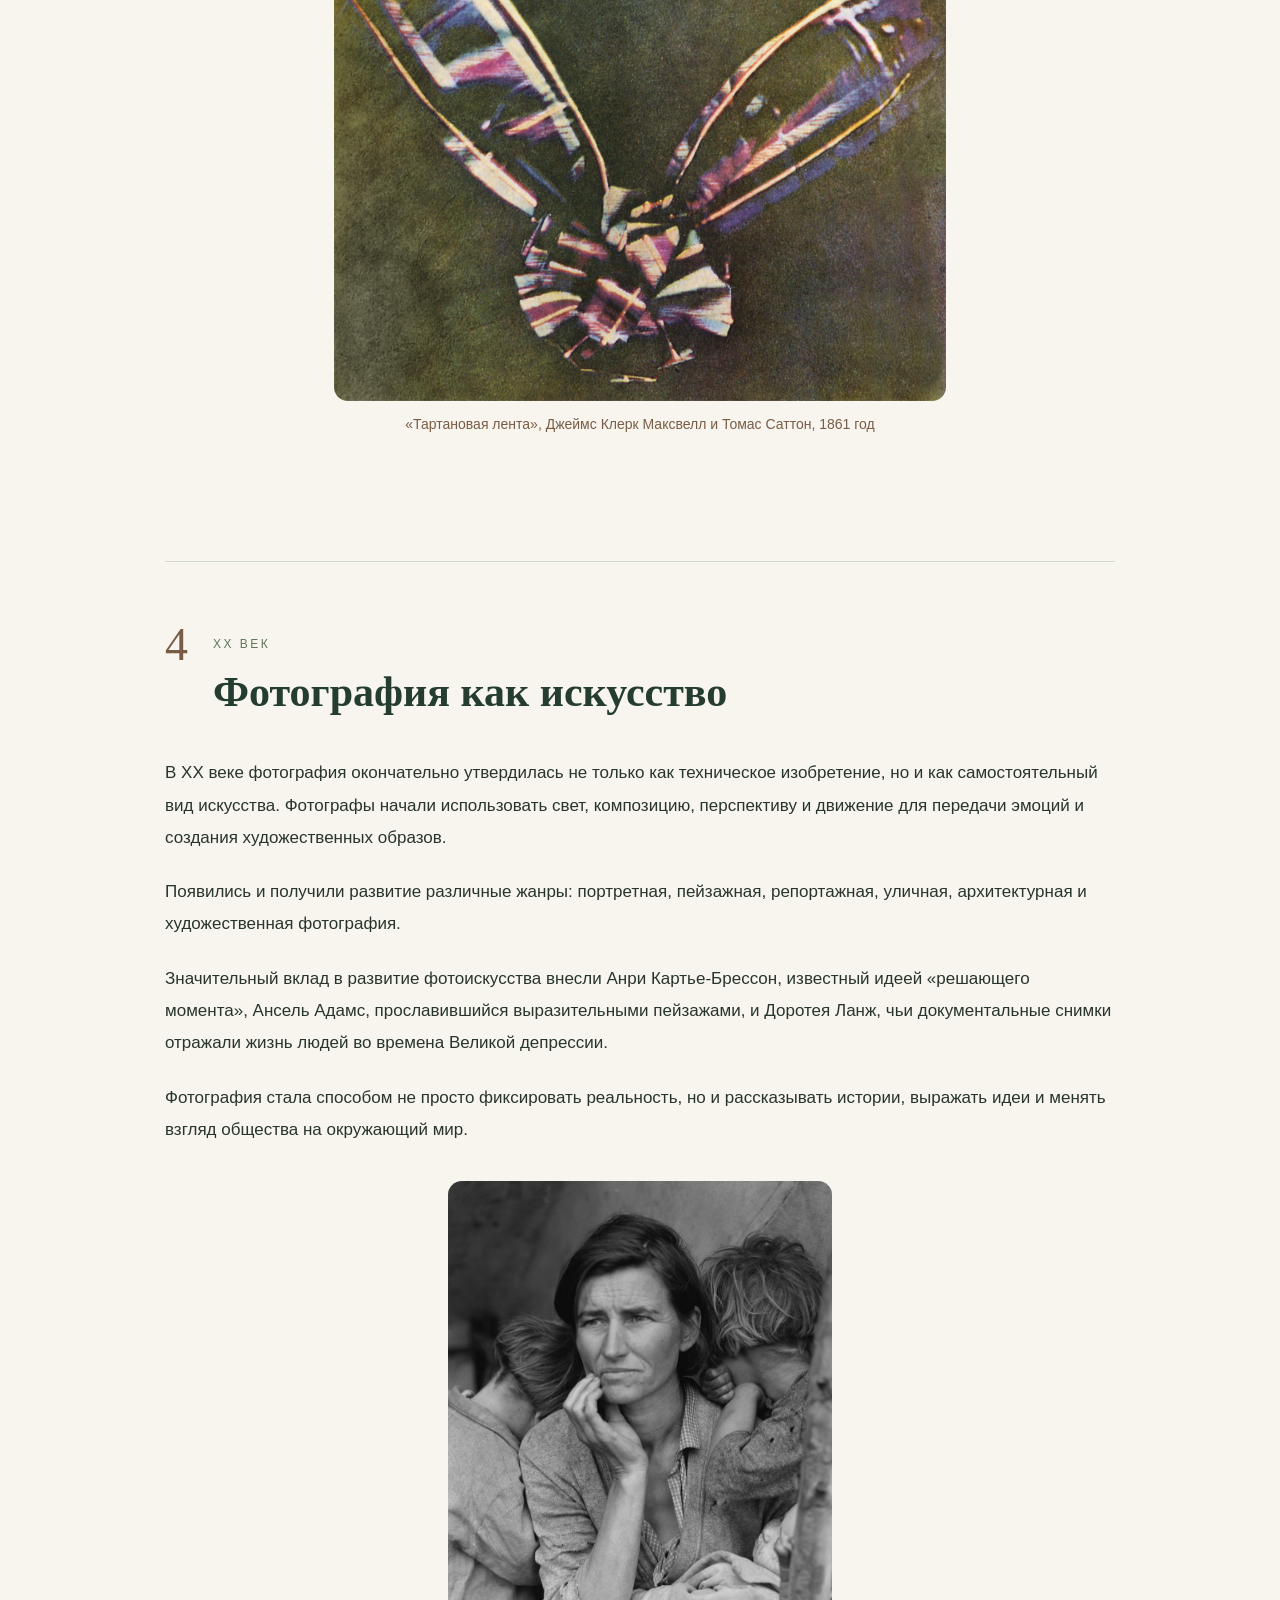
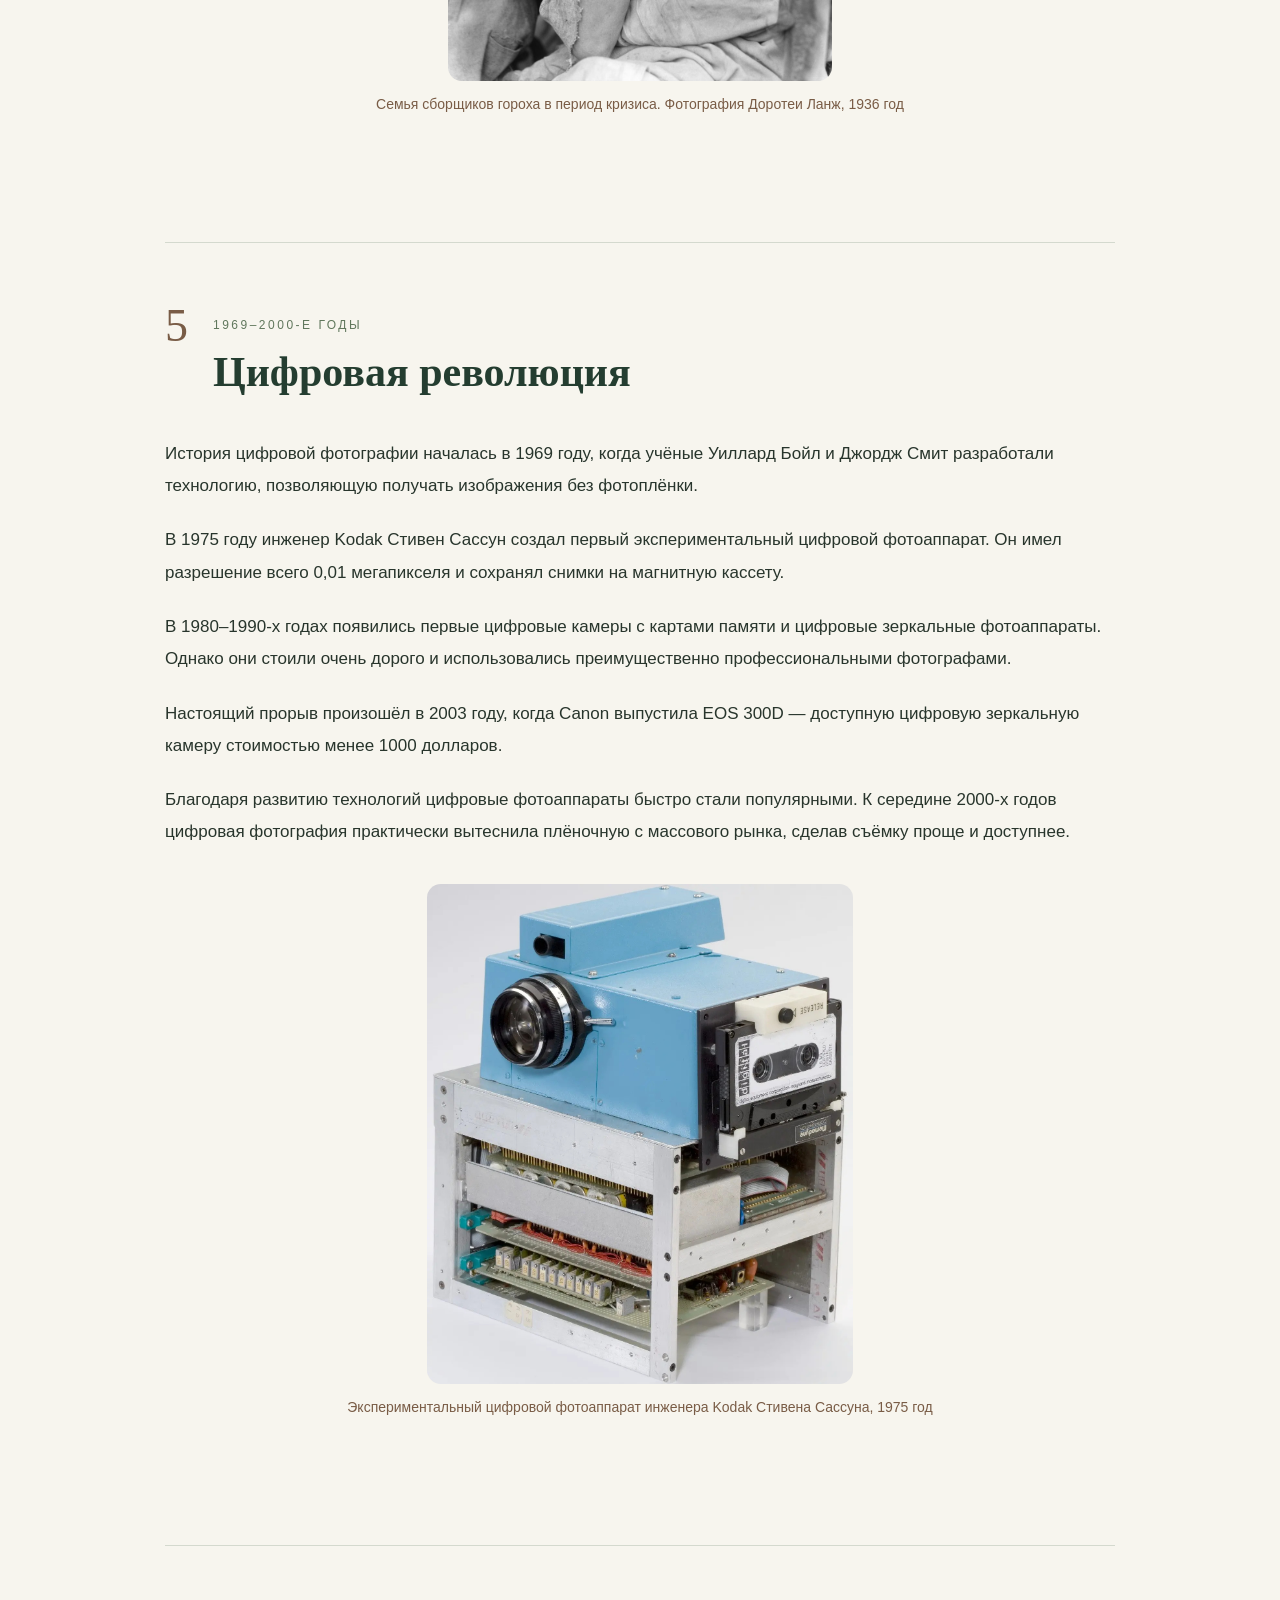
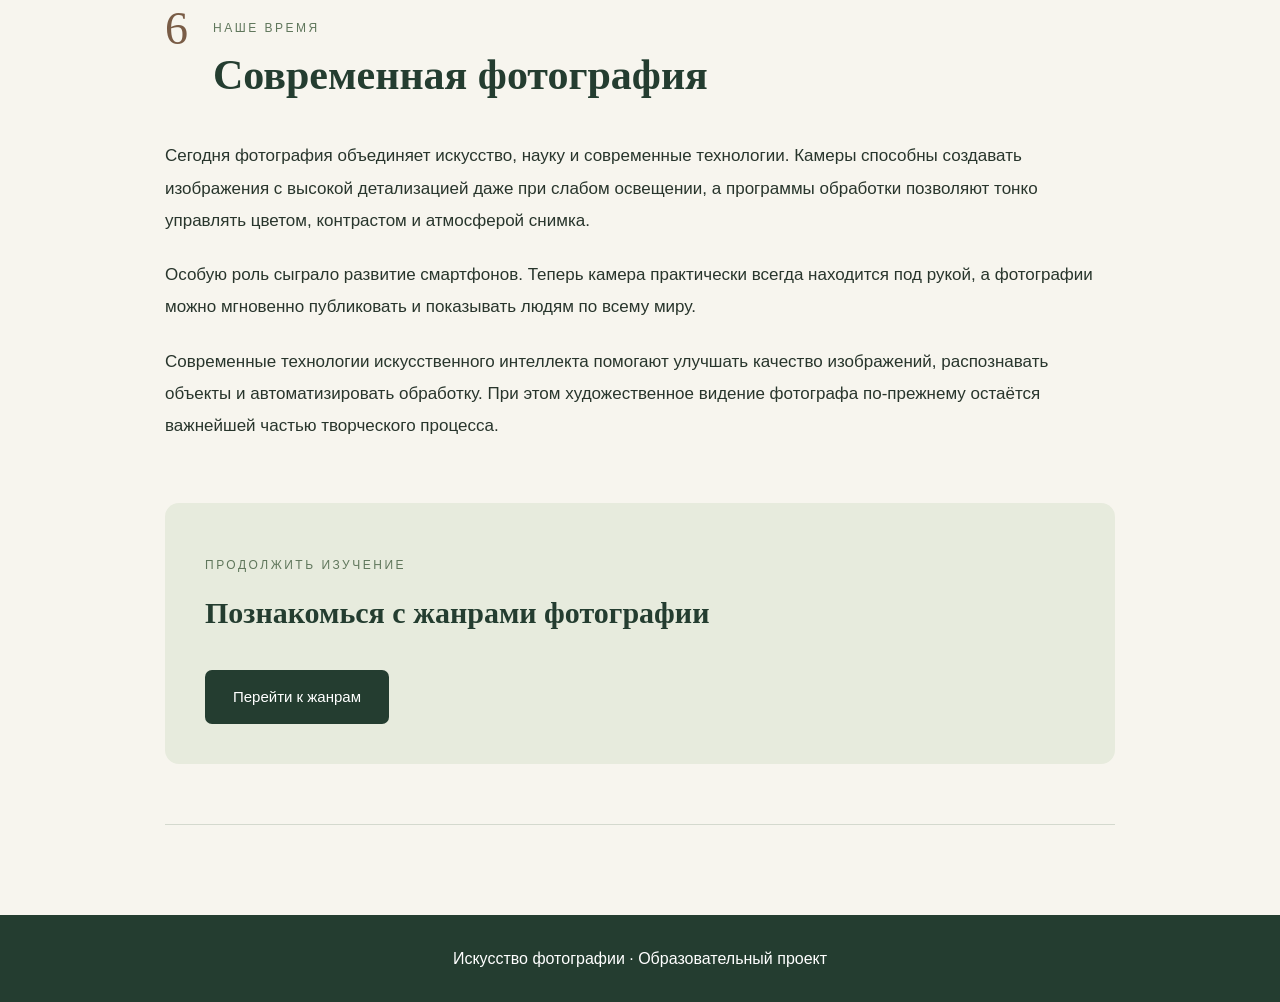
<file: html/history.html>
<!DOCTYPE html>
<html lang="ru">

<head>
    <meta charset="UTF-8">
    <meta name="viewport"
          content="width=device-width, initial-scale=1.0">

    <meta name="description"
          content="История фотографии: от первых экспериментов со светом до цифровой фотографии и современных технологий.">

    <title>История фотографии — Искусство фотографии</title>

    <link rel="stylesheet" href="../css/style.css">

    <script src="../js/main.js" defer></script>
</head>

<body>

    <!-- ШАПКА САЙТА -->

    <header class="header">


        <a href="index.html" class="logo">

            <span class="logo-icon" aria-hidden="true">

                <svg viewBox="0 0 64 64"
                    fill="none"
                    xmlns="http://www.w3.org/2000/svg">

                    <!-- Контур листика -->
                    <path
                        d="M50 14C34 15 22 23 17 35C13 44 15 53 15 53C15 53 24 55 33 51C45 46 53 34 50 14Z"
                        stroke="currentColor"
                        stroke-width="3.2"
                        stroke-linecap="round"
                        stroke-linejoin="round"
                    />

                    <!-- Прожилка листика -->
                    <path
                        d="M20 47C24 41 30 35 38 30C42 27 45 25 48 24"
                        stroke="currentColor"
                        stroke-width="3.2"
                        stroke-linecap="round"
                        stroke-linejoin="round"
                    />

                </svg>

            </span>

            <span class="logo-text">
                Искусство фотографии
            </span>

        </a>


        <nav class="nav" aria-label="Основная навигация">
            <a href="history.html" aria-current="page">История</a>
            <a href="genres.html">Жанры</a>
            <a href="camera.html">Камера</a>
            <a href="light.html">Свет и цвет</a>
            <a href="composition.html">Композиция</a>
            <a href="gallery.html">Галерея</a>
        </nav>

    </header>

    <main>

        <!-- ВСТУПЛЕНИЕ -->

        <section class="history-intro">

            <div class="container">

                <a href="index.html" class="back-link">
                    <span aria-hidden="true">←</span>
                    На главную
                </a>

                <p class="subtitle">
                    От прошлого к настоящему
                </p>

                <h1>История фотографии</h1>

                
                <blockquote class="light-quote">
                    Фотография — технология записи изображения
                    путём регистрации оптических излучений
                    с помощью светочувствительного фотоматериала
                    или полупроводникового преобразователя.
                </blockquote>

            </div>

        </section>

        <!-- НАВИГАЦИЯ ПО РАЗДЕЛАМ -->

        <section class="history-navigation">

            <div class="container">

                <h2>Путешествие во времени</h2>

                <nav class="history-menu"
                     aria-label="Периоды истории фотографии">

                    <a href="#invention">
                        1. Изобретение
                    </a>

                    <a href="#development">
                        2. Развитие
                    </a>

                    <a href="#color">
                        3. Цветная фотография
                    </a>

                    <a href="#art">
                        4. Фотография как искусство
                    </a>

                    <a href="#digital">
                        5. Цифровая революция
                    </a>

                    <a href="#modern">
                        6. Современность
                    </a>

                </nav>

            </div>

        </section>

        <!-- ОСНОВНОЕ СОДЕРЖАНИЕ -->

        <section class="history-content">

            <div class="container">

                <!-- 01. ИЗОБРЕТЕНИЕ ФОТОГРАФИИ -->

                <article class="history-block" id="invention">

                    <div class="history-heading">

                        <span class="history-number">1</span>

                        <div>
                            <p class="subtitle">XIX век</p>
                            <h2>Изобретение фотографии</h2>
                        </div>

                    </div>

                    <p>
                        Фотография появилась благодаря нескольким
                        открытиям, сделанным задолго до этого:
                        изучению света и его свойств, камеры-обскуры,
                        чувствительности к свету нитрата серебра
                        и другим открытиям и изобретениям в химии.
                    </p>

                    <p>
                        Первый сохранившийся снимок, сделанный с
                        помощью камеры, создал французский
                        изобретатель Жозеф Нисефор Ньепс
                        в 1826 или 1827 году.
                        Фотография получила название
                        «Вид из окна в Ле Гра».
                        Для её создания потребовалась очень
                        длительная экспозиция,
                        продолжавшаяся несколько часов.
                    </p>

                    <p>
                        Ньепс использовал металлическую пластину,
                        покрытую светочувствительным веществом.
                        Этот метод получил название гелиография,
                        или «рисование солнцем».
                    </p>

                    <!-- ПЕРВАЯ ФОТОГРАФИЯ -->

                    <figure class="history-figure">

                        <div class="history-photo">

                            <img src="../images/history/1.png"
                                 alt="Вид из окна в Ле Гра — фотография Ньепса"
                                 data-gallery="history-invention"
                                 data-caption="Вид из окна в Ле Гра, Жозеф Нисефор Ньепс, 1826–1827 годы"
                                 loading="lazy">

                        </div>

                        <figcaption>
                            «Вид из окна в Ле Гра»,
                            Жозеф Нисефор Ньепс, 1826–1827 гг.
                        </figcaption>

                    </figure>

                    <p>
                        С 1829 года Ньепс начал работать совместно
                        с Луи Дагером, проводившим опыты в сфере
                        закрепления изображений.
                        Какое-то время они работали вместе,
                        но успеха Дагер достиг уже после
                        смерти партнёра.
                    </p>

                    <p>
                        В 1839 году он представил способ получения
                        детализированных изображений
                        на посеребрённых медных пластинах.
                        Свой способ получения фотографического
                        изображения Дагер назвал «дагеротипия».
                        Именно 1839 год принято считать
                        официальной датой рождения фотографии.
                    </p>

                    <p>
                        Практически одновременно английский учёный
                        Уильям Генри Фокс Тальбот разработал
                        негативно-позитивный процесс,
                        который позволял получать несколько
                        отпечатков с одного негатива.
                        Этот принцип впоследствии стал
                        основой плёночной фотографии.
                    </p>

                    <!-- ДВЕ ФОТОГРАФИИ РЯДОМ -->

                    <div class="history-images">

                        <figure class="history-small-figure">

                            <img src="../images/history/2.jpg"
                                 alt="Бумажный негатив Тальбота"
                                 data-gallery="history-invention"
                                 data-caption="Окно аббатства Лекок, 1835 год"
                                 loading="lazy">

                            <figcaption>
                                «Окно аббатства Лекок», 1835 год
                            </figcaption>

                        </figure>

                        <figure class="history-small-figure">

                            <img src="../images/history/3.jpg"
                                 alt="Один из первых дагеротипов"
                                 data-gallery="history-invention"
                                 data-caption="Один из первых дагеротипов, 1837 год"
                                 loading="lazy">

                            <figcaption>
                                Один из первых дагеротипов, 1837 год
                            </figcaption>

                        </figure>

                    </div>

                </article>

                <!-- 02. РАЗВИТИЕ ФОТОГРАФИИ -->

                <article class="history-block" id="development">

                    <div class="history-heading">

                        <span class="history-number">2</span>

                        <div>
                            <p class="subtitle">
                                Вторая половина XIX века
                            </p>

                            <h2>
                                Развитие фотографии
                                и появление фотосъёмки
                            </h2>
                        </div>

                    </div>

                    <p>
                        Во второй половине XIX века фотографические
                        технологии начали стремительно развиваться.
                        Время выдержки сокращалось,
                        качество изображений улучшалось,
                        а фотографическое оборудование постепенно
                        становилось удобнее и доступнее.
                    </p>

                    <p>
                        Настоящую революцию совершил американский
                        предприниматель Джордж Истмен,
                        основатель компании Kodak.
                        В 1888 году появилась камера Kodak,
                        использовавшая рулонный светочувствительный
                        материал. Пользователям больше не требовалось
                        самостоятельно выполнять сложные химические
                        процедуры для каждого снимка.
                    </p>

                    <p>
                        Благодаря развитию фотоплёнки фотография
                        постепенно перестала быть занятием
                        исключительно учёных и профессионалов.
                        Люди получили возможность сохранять
                        семейные воспоминания, путешествия
                        и важные события своей жизни.
                    </p>

                    <figure class="history-figure">

                        <div class="history-photo">

                            <img src="../images/history/4.jpg"
                                 alt="Историческая камера Kodak"
                                 data-gallery="history-development"
                                 data-caption="Развитие массовой фотографии — камера Kodak"
                                 loading="lazy">

                        </div>

                        <figcaption>
                            Развитие массовой фотографии —
                            камера Kodak
                        </figcaption>

                    </figure>

                </article>

                <!-- 03. ЦВЕТНАЯ ФОТОГРАФИЯ -->

                <article class="history-block" id="color">

                    <div class="history-heading">

                        <span class="history-number">3</span>

                        <div>
                            <p class="subtitle">1861–1935 годы</p>
                            <h2>Появление цветной фотографии</h2>
                        </div>

                    </div>

                    <p>
                        Первые фотографии были чёрно-белыми,
                        но исследователи стремились научиться
                        передавать реальные цвета окружающего мира.
                        Попытки изобрести цветную фотографию
                        начались сразу же после изобретения фотографии.
                    </p>

                    <p>
                        В 1861 году физик Джеймс Клерк Максвелл
                        продемонстрировал метод создания цветного
                        изображения с помощью трёх цветовых каналов —
                        красного, зелёного и синего.
                        Этот принцип до сих пор используется
                        в цифровых экранах и технологиях
                        обработки изображений.
                    </p>

                    <p>
                        В 1907 году братья Люмьер представили
                        коммерчески доступный процесс цветной
                        фотографии «Автохром».
                        Он позволял получать цветные изображения
                        на стеклянных пластинах.
                    </p>

                    <p>
                        Позднее появились многослойные цветные
                        фотоплёнки, в том числе Kodachrome
                        в 1935 году.
                        Цветная фотография постепенно получила
                        широкое распространение,
                        открыв новые возможности для творчества,
                        рекламы и документальной съёмки.
                    </p>

                    <figure class="history-figure">

                        <div class="history-photo">

                            <img src="../images/history/5.jpg"
                                 alt="Тартановая лента — одна из первых цветных фотографий"
                                 data-gallery="history-color"
                                 data-caption="Тартановая лента, Джеймс Клерк Максвелл и Томас Саттон, 1861 год"
                                 loading="lazy">

                        </div>

                        <figcaption>
                            «Тартановая лента»,
                            Джеймс Клерк Максвелл и Томас Саттон,
                            1861 год
                        </figcaption>

                    </figure>

                </article>

                <!-- 04. ФОТОГРАФИЯ КАК ИСКУССТВО -->

                <article class="history-block" id="art">

                    <div class="history-heading">

                        <span class="history-number">4</span>

                        <div>
                            <p class="subtitle">XX век</p>
                            <h2>Фотография как искусство</h2>
                        </div>

                    </div>

                    <p>
                        В XX веке фотография окончательно
                        утвердилась не только как техническое
                        изобретение, но и как самостоятельный
                        вид искусства.
                        Фотографы начали использовать свет,
                        композицию, перспективу и движение
                        для передачи эмоций и создания
                        художественных образов.
                    </p>

                    <p>
                        Появились и получили развитие различные
                        жанры: портретная, пейзажная, репортажная,
                        уличная, архитектурная
                        и художественная фотография.
                    </p>

                    <p>
                        Значительный вклад в развитие фотоискусства
                        внесли Анри Картье-Брессон,
                        известный идеей «решающего момента»,
                        Ансель Адамс, прославившийся выразительными
                        пейзажами, и Доротея Ланж,
                        чьи документальные снимки отражали жизнь
                        людей во времена Великой депрессии.
                    </p>

                    <p>
                        Фотография стала способом не просто
                        фиксировать реальность,
                        но и рассказывать истории,
                        выражать идеи и менять взгляд общества
                        на окружающий мир.
                    </p>

                    <figure class="history-figure">

                        <div class="history-photo">

                            <img src="../images/history/6.jpg"
                                 alt="Документальная фотография Доротеи Ланж"
                                 data-gallery="history-art"
                                 data-caption="Семья сборщиков гороха в период кризиса. Доротея Ланж, 1936 год"
                                 loading="lazy">

                        </div>

                        <figcaption>
                            Семья сборщиков гороха в период кризиса.
                            Фотография Доротеи Ланж, 1936 год
                        </figcaption>

                    </figure>

                </article>

                <!-- 05. ЦИФРОВАЯ РЕВОЛЮЦИЯ -->

                <article class="history-block" id="digital">

                    <div class="history-heading">

                        <span class="history-number">5</span>

                        <div>
                            <p class="subtitle">1969–2000-е годы</p>
                            <h2>Цифровая революция</h2>
                        </div>

                    </div>

                    <p>
                        История цифровой фотографии началась
                        в 1969 году, когда учёные Уиллард Бойл
                        и Джордж Смит разработали технологию,
                        позволяющую получать изображения
                        без фотоплёнки.
                    </p>

                    <p>
                        В 1975 году инженер Kodak Стивен Сассун
                        создал первый экспериментальный цифровой
                        фотоаппарат.
                        Он имел разрешение всего 0,01 мегапикселя
                        и сохранял снимки на магнитную кассету.
                    </p>

                    <p>
                        В 1980–1990-х годах появились первые
                        цифровые камеры с картами памяти
                        и цифровые зеркальные фотоаппараты.
                        Однако они стоили очень дорого
                        и использовались преимущественно
                        профессиональными фотографами.
                    </p>

                    <p>
                        Настоящий прорыв произошёл в 2003 году,
                        когда Canon выпустила EOS 300D —
                        доступную цифровую зеркальную камеру
                        стоимостью менее 1000 долларов.
                    </p>

                    <p>
                        Благодаря развитию технологий цифровые
                        фотоаппараты быстро стали популярными.
                        К середине 2000-х годов цифровая фотография
                        практически вытеснила плёночную
                        с массового рынка,
                        сделав съёмку проще и доступнее.
                    </p>

                    <figure class="history-figure">

                        <div class="history-photo">

                            <img src="../images/history/7.jpg"
                                 alt="Первый экспериментальный цифровой фотоаппарат Kodak"
                                 data-gallery="history-digital"
                                 data-caption="Экспериментальный цифровой фотоаппарат Kodak, 1975 год"
                                 loading="lazy">

                        </div>

                        <figcaption>
                            Экспериментальный цифровой фотоаппарат
                            инженера Kodak Стивена Сассуна,
                            1975 год
                        </figcaption>

                    </figure>

                </article>

                <!-- 06. СОВРЕМЕННАЯ ФОТОГРАФИЯ -->

                <article class="history-block" id="modern">

                    <div class="history-heading">

                        <span class="history-number">6</span>

                        <div>
                            <p class="subtitle">Наше время</p>
                            <h2>Современная фотография</h2>
                        </div>

                    </div>

                    <p>
                        Сегодня фотография объединяет искусство,
                        науку и современные технологии.
                        Камеры способны создавать изображения
                        с высокой детализацией даже при слабом
                        освещении, а программы обработки позволяют
                        тонко управлять цветом, контрастом
                        и атмосферой снимка.
                    </p>

                    <p>
                        Особую роль сыграло развитие смартфонов.
                        Теперь камера практически всегда находится
                        под рукой, а фотографии можно мгновенно
                        публиковать и показывать людям
                        по всему миру.
                    </p>

                    <p>
                        Современные технологии искусственного
                        интеллекта помогают улучшать качество
                        изображений, распознавать объекты
                        и автоматизировать обработку.
                        При этом художественное видение фотографа
                        по-прежнему остаётся важнейшей частью
                        творческого процесса.
                    </p>

                    <!-- ПЕРЕХОД К СЛЕДУЮЩЕЙ СТРАНИЦЕ -->

                    <div class="history-next">

                        <p class="subtitle">
                            Продолжить изучение
                        </p>

                        <h3>
                            Познакомься с жанрами фотографии
                        </h3>

                        <a href="genres.html" class="button">
                            Перейти к жанрам
                        </a>

                    </div>

                </article>

            </div>

        </section>

    </main>

    <!-- ПОДВАЛ -->

    <footer class="footer">

        <p>
            Искусство фотографии · Образовательный проект
        </p>

    </footer>

</body>
</html>
</file>
<file: css/style.css>
/* ==================================================
   ИСКУССТВО ФОТОГРАФИИ
   ОБЩИЙ ФАЙЛ СТИЛЕЙ ДЛЯ ВСЕХ СТРАНИЦ
================================================== */


/* ==================================================
   1. ПЕРЕМЕННЫЕ И БАЗОВЫЕ СТИЛИ
================================================== */

:root {
    --background: #F7F5EE;
    --green: #243D30;
    --accent: #71836A;
    --brown: #795C46;
    --sand: #C8AF91;
    --text: #28352C;
    --card: #EEEDE5;
    --surface: #EEEDE5;
    --green-soft: #DCE3D6;
    --border: #D5D9CD;
    --light: #FFFFFF;
}

*,
*::before,
*::after {
    box-sizing: border-box;
}

html {
    scroll-behavior: smooth;
}

body {
    margin: 0;
    min-width: 320px;
    background: var(--background);
    color: var(--text);
    font-family: Arial, Helvetica, sans-serif;
    font-size: 16px;
    line-height: 1.7;
}

img {
    max-width: 100%;
}

button,
select,
input,
textarea {
    font: inherit;
}

button {
    cursor: pointer;
}

a {
    color: inherit;
}

a:focus-visible,
button:focus-visible,
select:focus-visible {
    outline: 3px solid var(--sand);
    outline-offset: 3px;
}

.container {
    width: 100%;
    max-width: 1200px;
    margin: 0 auto;
    padding: 0 24px;
}

.container.narrow,
.narrow {
    max-width: 960px;
}

.subtitle,
.eyebrow {
    color: #60775C;
    text-transform: uppercase;
    letter-spacing: 2.5px;
    font-size: 12px;
    font-weight: 500;
}

[hidden] {
    display: none !important;
}


/* ==================================================
   2. ШАПКА САЙТА
================================================== */

/* Поддержка обеих версий HTML */

.header,
.site-header {
    background: var(--green);
    color: white;
}

.header {
    display: flex;
    justify-content: space-between;
    align-items: center;
    flex-wrap: wrap;
    gap: 20px;
    padding: 24px 6%;
}

.header-inner {
    min-height: 85px;
    display: flex;
    justify-content: space-between;
    align-items: center;
    gap: 25px;
}

.logo {
    display: inline-flex;
    align-items: center;
    gap: 12px;

    font-family: Georgia, serif;
    font-size: 22px;
    font-weight: bold;
    color: white;
    text-decoration: none;
    flex-shrink: 0;
}

.logo-icon {
    display: inline-flex;
    align-items: center;
    justify-content: center;
    width: 34px;
    height: 34px;
    flex-shrink: 0;
    color: white;
}

.logo-icon svg {
    display: block;
    width: 100%;
    height: 100%;
}

.logo-text {
    display: inline-block;
    line-height: 1.1;
}

.nav,
.site-nav {
    display: flex;
    flex-wrap: wrap;
    align-items: center;
    gap: 18px;
}

.nav a,
.site-nav a {
    color: white;
    text-decoration: none;
    font-size: 14px;
    transition: color 0.2s;
}

.nav a:hover,
.site-nav a:hover {
    color: #C5D4BB;
}

.nav a[aria-current="page"],
.site-nav a[aria-current="page"] {
    color: #DCE9D3;
    text-decoration: underline;
    text-underline-offset: 6px;
}

/* Мобильная кнопка */

.menu-toggle {
    display: none;
    padding: 7px 13px;
    border: 1px solid #A9BDA9;
    border-radius: 8px;
    background: transparent;
    color: white;
    font-size: 24px;
}


/* ==================================================
   3. ОБЩИЕ ЭЛЕМЕНТЫ
================================================== */

.back-link {
    display: inline-flex;
    align-items: center;
    gap: 10px;
    margin-bottom: 30px;
    color: var(--green);
    text-decoration: none;
    font-size: 16px;
    font-weight: 500;
}

.back-link:hover {
    color: var(--brown);
}

.button {
    display: inline-block;
    margin-top: 20px;
    padding: 14px 28px;
    border: none;
    border-radius: 7px;
    background: var(--green);
    color: white;
    text-decoration: none;
    text-align: center;
    font-size: 15px;
    transition: background 0.2s;
}

.button:hover {
    background: #41634D;
}

.footer,
.site-footer {
    padding: 30px 20px;
    background: var(--green);
    color: white;
    text-align: center;
}

.footer p,
.site-footer p {
    margin: 0;
}


/* ==================================================
   4. ОБЩИЕ ЗАГОЛОВКИ И ВСТУПЛЕНИЯ
================================================== */

.page-hero,
.history-intro,
.genres-intro,
.light-intro,
.composition-intro,
.gallery-intro,
.camera-intro {
    padding: 65px 0 75px;
    background: #E3E8DD;
    background-image: none;
}

.page-hero h1,
.history-intro h1,
.genres-intro h1,
.light-intro h1,
.composition-intro h1,
.gallery-intro h1,
.camera-intro h1 {
    margin: 15px 0 28px;
    color: var(--green);
    font-family: Georgia, serif;
    font-size: clamp(38px, 5vw, 65px);
    font-weight: 700;
    line-height: 1.2;
}

.history-lead,
.genres-lead,
.light-lead,
.composition-lead,
.gallery-lead,
.camera-lead,
.intro-copy p {
    max-width: 900px;
    font-size: 19px;
    line-height: 1.85;
}

.genres-quote,
.light-quote,
.composition-quote,
.intro-copy blockquote {
    max-width: 850px;
    margin: 30px 0;
    padding: 25px 30px;
    border-left: 4px solid var(--brown);
    border-radius: 0 12px 12px 0;
    background: #EAEDE5;
    color: var(--green);
    font-family: Georgia, serif;
    font-size: 20px;
    font-style: italic;
}

.intro-copy {
    padding: 35px 0 20px;
}

.intro-copy cite {
    display: block;
    margin-top: 10px;
    color: var(--brown);
    font-size: 15px;
}


/* ==================================================
   5. ПОЛОСЫ СОДЕРЖАНИЯ СТРАНИЦ
================================================== */

.section-nav,
.history-navigation,
.genres-navigation,
.light-navigation,
.composition-navigation,
.camera-navigation {
    padding: 35px 0;
    background: #DCE3D6;
    background-image: none;
}

.history-navigation h2,
.light-navigation h2,
.composition-navigation h2 {
    margin: 0 0 25px;
    color: var(--green);
    font-family: Georgia, serif;
    font-size: 28px;
}

.history-menu,
.genres-menu,
.light-menu,
.composition-menu,
.camera-menu,
.chips {
    display: flex;
    flex-wrap: wrap;
    gap: 12px;
}

.history-menu a,
.genres-menu a,
.light-menu a,
.composition-menu a,
.camera-menu a,
.chips a {
    display: inline-block;
    padding: 11px 17px;
    border: 1px solid #BFCBB9;
    border-radius: 24px;
    background: var(--background);
    color: var(--green);
    text-decoration: none;
    font-size: 14px;
    transition:
        background 0.2s,
        color 0.2s;
}

.history-menu a:hover,
.genres-menu a:hover,
.light-menu a:hover,
.composition-menu a:hover,
.camera-menu a:hover,
.chips a:hover {
    background: var(--green);
    color: white;
}


/* ==================================================
   6. ГЛАВНАЯ СТРАНИЦА — СТАРАЯ ВЕРСИЯ
================================================== */

.hero {
    min-height: 78vh;
    display: flex;
    align-items: center;
    padding: 70px 8%;
    background: #E4E9DE;
}

.hero-wrapper {
    display: flex;
    align-items: center;
    justify-content: space-between;
    gap: 55px;
    width: 100%;
    max-width: 1300px;
    margin: 0 auto;
}

.hero-content {
    flex: 1;
    min-width: 0;
    max-width: 680px;
}

.hero-quote {
    margin: 30px 0 12px;
    padding-left: 25px;
    border-left: 4px solid var(--brown);
    color: var(--green);
    font-family: Georgia, serif;
    font-size: clamp(30px, 3.5vw, 48px);
    font-weight: normal;
    line-height: 1.25;
}

.quote-author {
    margin-bottom: 30px;
    color: var(--brown);
    font-family: Georgia, serif;
    font-size: 18px;
    font-style: italic;
}

.hero-text {
    max-width: 530px;
    color: #60775C;
    font-size: 20px;
}

.hero-image {
    flex: 0 1 450px;
    min-width: 0;
}

.hero-image img {
    display: block;
    width: 100%;
    height: auto;
    object-fit: contain;
    border-radius: 20px;
    box-shadow: 0 12px 30px rgba(36, 61, 48, 0.16);
}

.sections {
    padding: 85px 0;
}

.section-heading {
    margin: 8px 0 35px;
    color: var(--green);
    font-family: Georgia, serif;
    font-size: clamp(32px, 4vw, 48px);
}

.sections-grid {
    display: grid;
    grid-template-columns: repeat(3, minmax(0, 1fr));
    gap: 22px;
}

.section-card {
    display: flex;
    flex-direction: column;
    min-height: 260px;
    padding: 30px;
    border: 1px solid #DDDCCF;
    border-radius: 11px;
    background: var(--card);
    text-decoration: none;
    transition:
        transform 0.2s,
        box-shadow 0.2s;
}

.section-card:hover {
    transform: translateY(-5px);
    box-shadow: 0 10px 25px rgba(36, 61, 48, 0.1);
}

.card-number {
    color: var(--brown);
    font-size: 14px;
    letter-spacing: 1px;
}

.section-card h3 {
    margin: 18px 0 10px;
    color: var(--green);
    font-family: Georgia, serif;
    font-size: 24px;
    line-height: 1.3;
}

.section-card p {
    margin: 0 0 20px;
    font-size: 15px;
}

.card-link {
    margin-top: auto;
    color: var(--brown);
    font-size: 14px;
    font-weight: bold;
}


/* ==================================================
   7. ГЛАВНАЯ СТРАНИЦА — НОВАЯ ВЕРСИЯ
================================================== */

.home-hero {
    padding: 70px 0;
    background: #E8ECE3;
}

.home-hero-grid {
    display: grid;
    grid-template-columns: 1.1fr 0.9fr;
    gap: 50px;
    align-items: center;
}

.home-hero-content {
    min-width: 0;
}

.home-hero h1,
.home-hero h2,
.home-main-title {
    margin: 15px 0 25px;
    color: var(--green);
    font-family: Georgia, serif;
    font-size: clamp(40px, 5vw, 66px);
    line-height: 1.15;
}

.home-quote {
    max-width: 660px;
    margin: 0 0 28px;
    padding: 26px 30px;
    border-left: 4px solid var(--brown);
    border-radius: 0 12px 12px 0;
    background: #F7F5EE;
}

.home-quote p {
    margin: 0;
    color: var(--green);
    font-family: Georgia, serif;
    font-size: clamp(18px, 2vw, 23px);
    line-height: 1.6;
}

.home-quote cite {
    display: block;
    margin-top: 15px;
    color: var(--brown);
    font-size: 14px;
    font-style: normal;
    text-align: right;
}

.home-intro {
    max-width: 550px;
    margin-bottom: 35px;
    color: #60775C;
    font-size: 19px;
}

.home-art {
    display: block;
    width: 100%;
    max-height: 430px;
    object-fit: contain;
}

.content-section {
    padding: 65px 0 85px;
}

.content-section.tinted {
    background: #E8EDE3;
}

.content-section > .container > h2 {
    color: var(--green);
    font-family: Georgia, serif;
    font-size: clamp(30px, 4vw, 43px);
}

.home-sections-lead {
    max-width: 700px;
    margin-bottom: 35px;
    font-size: 17px;
}

.topic-grid {
    display: grid;
    grid-template-columns: repeat(3, minmax(0, 1fr));
    gap: 20px;
}

.topic-card {
    display: flex;
    flex-direction: column;
    min-height: 235px;
    padding: 27px;
    border: 1px solid var(--border);
    border-radius: 14px;
    background: var(--card);
    text-decoration: none;
    transition:
        transform 0.2s,
        box-shadow 0.2s;
}

.topic-card:hover {
    transform: translateY(-4px);
    box-shadow: 0 12px 25px rgba(36, 61, 48, 0.11);
}

.topic-card h3 {
    margin: 12px 0;
    color: var(--green);
    font-family: Georgia, serif;
    font-size: 24px;
}

.topic-card p {
    margin-bottom: 20px;
    font-size: 15px;
}

.topic-card b {
    margin-top: auto;
    color: var(--brown);
    font-size: 14px;
}

.home-final {
    max-width: 850px;
    margin: 0 auto;
    text-align: center;
}

.home-final h2 {
    color: var(--green);
    font-family: Georgia, serif;
    font-size: clamp(28px, 4vw, 42px);
}

.home-final p:not(.eyebrow) {
    font-size: 17px;
    line-height: 1.9;
}


/* ==================================================
   8. ИСТОРИЯ ФОТОГРАФИИ
================================================== */

.history-content {
    padding: 35px 0 90px;
}

.history-block,
.article-section {
    max-width: 950px;
    margin: 0 auto;
    padding: 60px 0;
    border-bottom: 1px solid #D4D9CE;
    scroll-margin-top: 20px;
}

.history-heading,
.article-heading {
    display: flex;
    align-items: flex-start;
    gap: 25px;
    margin-bottom: 35px;
}

.history-number,
.section-number {
    color: var(--brown);
    font-family: Georgia, serif;
    font-size: 46px;
    line-height: 1;
}

.history-heading h2,
.article-heading h2 {
    margin: 5px 0;
    color: var(--green);
    font-family: Georgia, serif;
    font-size: clamp(28px, 4vw, 42px);
    line-height: 1.2;
}

.history-block > p,
.article-section > p {
    margin: 0 0 22px;
    font-size: 17px;
    line-height: 1.9;
}

/* Одиночные изображения истории */

.history-figure {
    width: 100%;
    max-width: 720px;
    margin: 35px auto 65px;
    text-align: center;
}

.history-photo {
    display: flex;
    justify-content: center;
    align-items: center;
    min-height: 0;
    padding: 0;
    border: none;
    background: transparent;
}

.history-photo img {
    display: block;
    width: auto;
    max-width: 100%;
    max-height: 500px;
    height: auto;
    object-fit: contain;
    border-radius: 14px;
    cursor: zoom-in;
}

.history-figure figcaption {
    margin-top: 12px;
    color: var(--brown);
    font-size: 14px;
    text-align: center;
}

/* Изображения 2 и 3 рядом */

.history-images {
    display: grid;
    grid-template-columns: repeat(2, minmax(0, 1fr));
    gap: 30px;
    width: 100%;
    max-width: 1100px;
    margin: 40px auto 65px;
    align-items: center;
}

.history-small-figure {
    min-width: 0;
    margin: 0;
    text-align: center;
}

.history-small-figure img {
    display: block;
    width: 100%;
    height: 400px;
    max-height: none;
    object-fit: contain;
    border-radius: 14px;
    cursor: zoom-in;
}

.history-small-figure figcaption {
    margin-top: 12px;
    color: var(--brown);
    font-size: 14px;
    text-align: center;
}

/* Новые классы истории */

.photo-figure {
    width: 100%;
    max-width: 840px;
    margin: 35px auto 60px;
    text-align: center;
}

.photo-figure img {
    display: block;
    width: auto;
    max-width: 100%;
    max-height: 550px;
    height: auto;
    margin: 0 auto;
    object-fit: contain;
    border-radius: 14px;
    cursor: zoom-in;
}

.photo-figure figcaption {
    margin-top: 12px;
    color: var(--brown);
    font-size: 14px;
    text-align: center;
}

.history-compact {
    max-width: 460px;
}

.history-compact img {
    max-height: 460px;
}

.history-featured {
    max-width: 960px;
}

.history-featured img {
    max-height: 670px;
}

.history-pair {
    display: grid;
    grid-template-columns: repeat(2, minmax(0, 1fr));
    align-items: center;
    gap: 25px;
    max-width: 1100px;
    margin: 40px auto 65px;
}

.history-pair .photo-figure {
    min-width: 0;
    max-width: none;
    margin: 0;
}

.history-pair-small img,
.history-pair-large img {
    width: 100%;
    height: 400px;
    object-fit: contain;
    border-radius: 14px;
}

/* Завершающий блок истории */

.history-next,
.next-panel {
    margin-top: 60px;
    padding: 40px;
    border-radius: 14px;
    background: #E7EBDD;
}

.history-next h3,
.next-panel h2 {
    margin: 12px 0;
    color: var(--green);
    font-family: Georgia, serif;
    font-size: 30px;
}


/* ==================================================
   9. ЖАНРЫ ФОТОГРАФИИ
================================================== */

.genres-section {
    padding: 65px 0 90px;
}

.genres-heading {
    margin-bottom: 35px;
}

.genres-heading h2 {
    color: var(--green);
    font-family: Georgia, serif;
    font-size: 38px;
}

.genre-filters,
.filters {
    display: flex;
    flex-wrap: wrap;
    gap: 12px;
    margin-bottom: 25px;
}

.genre-filter,
.filters button,
.gallery-filter {
    padding: 11px 19px;
    border: 1px solid #BFCBB9;
    border-radius: 25px;
    background: #E7EBDD;
    color: var(--green);
    font-size: 14px;
    cursor: pointer;
    transition:
        background 0.2s,
        color 0.2s;
}

.genre-filter:hover,
.genre-filter.active,
.filters button:hover,
.filters button.active,
.gallery-filter:hover,
.gallery-filter.active {
    background: var(--green);
    color: white;
}

.genres-grid,
.genre-grid {
    display: grid;
    grid-template-columns: repeat(2, minmax(0, 1fr));
    gap: 28px;
}

.genre-card {
    min-width: 0;
    overflow: hidden;
    border: 1px solid var(--border);
    border-radius: 15px;
    background: var(--card);
    transition: box-shadow 0.2s;
}

.genre-card:hover {
    box-shadow: 0 10px 26px rgba(36, 61, 48, 0.12);
}

.genre-card[hidden] {
    display: none !important;
}

.genre-image {
    width: 100%;
    overflow: hidden;
}

.genre-image img,
.genre-card > img {
    display: block;
    width: 100%;
    height: 300px;
    object-fit: cover;
    cursor: zoom-in;
}

.genre-info,
.genre-card-body {
    padding: 25px 28px 30px;
}

.genre-number {
    color: var(--brown);
    font-size: 14px;
}

.genre-info h3,
.genre-card-body h2 {
    margin: 12px 0 18px;
    color: var(--green);
    font-family: Georgia, serif;
    font-size: 27px;
    line-height: 1.25;
}

.genre-info p,
.genre-card-body p {
    margin-bottom: 15px;
    font-size: 15px;
    line-height: 1.85;
}

.genres-count,
.results-count {
    margin-bottom: 25px;
    color: var(--brown);
    font-size: 14px;
}

.genres-next {
    margin-top: 60px;
    padding: 40px;
    border-radius: 14px;
    background: #E7EBDD;
}

.genres-next h2 {
    color: var(--green);
    font-family: Georgia, serif;
    font-size: 30px;
}


/* ==================================================
   10. СВЕТ И ЦВЕТ
================================================== */

.light-content {
    padding: 35px 0 90px;
}

.light-chapter {
    padding: 50px 0 20px;
}

.light-chapter h2 {
    margin: 0 0 25px;
    color: var(--green);
    font-family: Georgia, serif;
    font-size: clamp(34px, 4vw, 46px);
}

.light-block {
    padding: 55px 0;
    border-bottom: 1px solid var(--border);
    scroll-margin-top: 20px;
}

.light-block-heading {
    display: flex;
    align-items: flex-start;
    gap: 23px;
    margin-bottom: 30px;
}

.light-number {
    color: var(--brown);
    font-family: Georgia, serif;
    font-size: 43px;
    line-height: 1;
}

.light-block-heading h3,
.light-block-heading h2 {
    margin: 0;
    color: var(--green);
    font-family: Georgia, serif;
    font-size: clamp(27px, 3vw, 38px);
}

.light-block > p {
    max-width: 950px;
    margin: 0 0 22px;
    font-size: 17px;
    line-height: 1.9;
}

.light-photo-grid {
    display: grid;
    grid-template-columns: repeat(2, minmax(0, 1fr));
    gap: 25px;
    margin: 40px 0 60px;
}

.light-photo-card {
    min-width: 0;
    margin: 0;
    text-align: center;
}

.light-photo-card img {
    display: block;
    width: 100%;
    height: 310px;
    object-fit: contain;
    border-radius: 14px;
    cursor: zoom-in;
}

.light-photo-card figcaption,
.light-wide-figure figcaption {
    margin-top: 13px;
    color: var(--brown);
    font-size: 14px;
    text-align: center;
}

.light-photo-card figcaption strong {
    display: block;
    color: var(--green);
    font-size: 16px;
}

.light-photo-card figcaption span {
    display: block;
    margin-top: 5px;
    color: var(--brown);
}

.light-wide-figure {
    max-width: 850px;
    margin: 40px auto 60px;
    text-align: center;
}

.light-wide-figure img {
    display: block;
    width: auto;
    max-width: 100%;
    max-height: 540px;
    height: auto;
    margin: 0 auto;
    object-fit: contain;
    border-radius: 14px;
    cursor: zoom-in;
}

.light-info-grid {
    display: grid;
    grid-template-columns: repeat(2, minmax(0, 1fr));
    gap: 20px;
    margin: 30px 0 45px;
}

.light-info-grid > div,
.light-info-grid > article {
    padding: 25px;
    border: 1px solid var(--border);
    border-radius: 14px;
    background: var(--card);
}

.light-info-grid h3 {
    margin-top: 0;
    color: var(--green);
    font-family: Georgia, serif;
    font-size: 24px;
}

/* Цветовой круг и гармонии */

.harmony-demo {
    margin: 35px 0;
    padding: 30px;
    border-radius: 15px;
    background: #E7EBDD;
}

.harmony-buttons {
    display: flex;
    flex-wrap: wrap;
    gap: 10px;
    margin-bottom: 25px;
}

.harmony-button {
    padding: 11px 17px;
    border: 1px solid #BCC9B6;
    border-radius: 22px;
    background: var(--background);
    color: var(--green);
    cursor: pointer;
}

.harmony-button:hover,
.harmony-button.active {
    background: var(--green);
    color: white;
}

.harmony-palette {
    display: flex;
    gap: 8px;
    min-height: 120px;
    margin: 22px 0;
}

.harmony-palette > div,
.harmony-palette > span {
    flex: 1;
    min-width: 0;
    border-radius: 10px;
}

.light-harmony-list {
    display: grid;
    grid-template-columns: repeat(2, minmax(0, 1fr));
    gap: 20px;
    margin: 35px 0;
}

.light-harmony-list > div,
.light-harmony-list > article {
    padding: 24px;
    border-radius: 13px;
    background: #E7EBDD;
}

.light-next {
    margin-top: 60px;
    padding: 40px;
    border-radius: 14px;
    background: #E7EBDD;
}

.light-next h2 {
    color: var(--green);
    font-family: Georgia, serif;
    font-size: 30px;
}


/* ==================================================
   11. КОМПОЗИЦИЯ
================================================== */

.composition-content {
    padding: 35px 0 90px;
}

.composition-block {
    padding: 60px 0;
    border-bottom: 1px solid var(--border);
    scroll-margin-top: 20px;
}

.composition-heading {
    display: flex;
    align-items: flex-start;
    gap: 25px;
    margin-bottom: 30px;
}

.composition-number {
    color: var(--brown);
    font-family: Georgia, serif;
    font-size: 46px;
    line-height: 1;
}

.composition-heading h2 {
    margin: 0;
    color: var(--green);
    font-family: Georgia, serif;
    font-size: clamp(28px, 3.5vw, 40px);
}

.composition-block > p {
    max-width: 950px;
    margin: 0 0 22px;
    font-size: 17px;
    line-height: 1.9;
}

.composition-figure {
    max-width: 850px;
    margin: 40px auto 65px;
    text-align: center;
}

.composition-figure img {
    display: block;
    width: auto;
    max-width: 100%;
    max-height: 550px;
    height: auto;
    margin: 0 auto;
    object-fit: contain;
    border-radius: 14px;
    cursor: zoom-in;
}

.composition-figure figcaption {
    margin-top: 13px;
    color: var(--brown);
    font-size: 14px;
}

.composition-photo-grid,
.photo-grid {
    display: grid;
    grid-template-columns: repeat(2, minmax(0, 1fr));
    gap: 25px;
    margin: 40px 0 65px;
    align-items: start;
}

.composition-photo-grid .composition-figure,
.photo-grid .photo-figure {
    min-width: 0;
    width: 100%;
    margin: 0;
}

.composition-photo-grid img,
.photo-grid img {
    display: block;
    width: 100%;
    height: 320px;
    object-fit: contain;
    border-radius: 14px;
}

/* Сетка правила третей */

.thirds-demo,
.interactive-panel {
    margin: 35px 0 60px;
    padding: 30px;
    border-radius: 15px;
    background: #E7EBDD;
}

.thirds-demo h3,
.interactive-panel h3 {
    margin: 0 0 12px;
    color: var(--green);
    font-family: Georgia, serif;
    font-size: 28px;
}

.thirds-photo {
    position: relative;
    width: 100%;
    max-width: 850px;
    margin: 25px auto;
    overflow: hidden;
    border-radius: 14px;
}

.thirds-photo img {
    display: block;
    width: 100%;
    height: auto;
    border-radius: 14px;
    cursor: zoom-in;
}

.thirds-overlay {
    position: absolute;
    inset: 0;
    opacity: 0;
    pointer-events: none;
    transition: opacity 0.2s;

    background-image:
        linear-gradient(
            to right,
            transparent calc(33.333% - 1px),
            rgba(255,255,255,0.95) 33.333%,
            transparent calc(33.333% + 1px),
            transparent calc(66.666% - 1px),
            rgba(255,255,255,0.95) 66.666%,
            transparent calc(66.666% + 1px)
        ),
        linear-gradient(
            to bottom,
            transparent calc(33.333% - 1px),
            rgba(255,255,255,0.95) 33.333%,
            transparent calc(33.333% + 1px),
            transparent calc(66.666% - 1px),
            rgba(255,255,255,0.95) 66.666%,
            transparent calc(66.666% + 1px)
        );
}

.thirds-overlay.visible {
    opacity: 1;
}

.composition-button {
    padding: 13px 25px;
    border: none;
    border-radius: 8px;
    background: var(--green);
    color: white;
}

.composition-button:hover {
    background: #41634D;
}

.thirds-hint {
    margin-top: 18px;
    color: #60775C;
    font-size: 14px;
}

.composition-next {
    margin-top: 65px;
    padding: 40px;
    border-radius: 14px;
    background: #E7EBDD;
}

.composition-next h2 {
    color: var(--green);
    font-family: Georgia, serif;
    font-size: 30px;
}


/* ==================================================
   12. ФОТОГАЛЕРЕЯ
================================================== */

.gallery-section {
    padding: 70px 0 95px;
}

.gallery-heading {
    display: flex;
    align-items: end;
    justify-content: space-between;
    flex-wrap: wrap;
    gap: 20px;
    margin-bottom: 30px;
}

.gallery-heading h2 {
    margin: 8px 0;
    color: var(--green);
    font-family: Georgia, serif;
    font-size: clamp(30px, 4vw, 43px);
}

.gallery-total {
    color: var(--brown);
    font-size: 14px;
}

.gallery-filters {
    display: flex;
    flex-wrap: wrap;
    gap: 12px;
    margin-bottom: 38px;
}

.gallery-mosaic {
    columns: 3;
    column-gap: 20px;
}

.gallery-card {
    position: relative;
    display: block;
    width: 100%;
    margin: 0 0 20px;
    overflow: hidden;
    break-inside: avoid;
    border-radius: 14px;
    background: #E6E8DE;
    transition: box-shadow 0.2s;
}

.gallery-card[hidden] {
    display: none !important;
}

.gallery-card:hover {
    box-shadow: 0 10px 30px rgba(36, 61, 48, 0.18);
}

.gallery-card img {
    display: block;
    width: 100%;
    height: auto;
    border-radius: 14px;
    cursor: zoom-in;
    transition: transform 0.3s;
}

.gallery-card:hover img {
    transform: scale(1.035);
}

.gallery-card figcaption {
    position: absolute;
    right: 0;
    bottom: 0;
    left: 0;
    padding: 38px 20px 17px;
    background: linear-gradient(
        to top,
        rgba(20,35,25,0.82),
        transparent
    );
    color: white;
    opacity: 0;
    pointer-events: none;
    transition: opacity 0.2s;
}

.gallery-card:hover figcaption,
.gallery-card:focus-within figcaption {
    opacity: 1;
}

.gallery-card figcaption strong {
    display: block;
    font-family: Georgia, serif;
    font-size: 19px;
}

.gallery-card figcaption span {
    display: block;
    margin-top: 4px;
    font-size: 13px;
    color: #D4E1CE;
}

/* Если подписи теперь содержат только категорию */

.gallery-card figcaption:has(span) strong {
    display: none;
}

.gallery-card.missing-photo {
    display: flex;
    min-height: 240px;
    align-items: center;
    justify-content: center;
    border: 1px dashed #B6C4AE;
    background: #E7EBDD;
}

.gallery-card.missing-photo img {
    display: none;
}

.gallery-card.missing-photo::before {
    content: "Место для фотографии";
    padding: 20px;
    color: #60775C;
    font-family: Georgia, serif;
    font-style: italic;
}

.gallery-card.missing-photo figcaption {
    display: none;
}

.gallery-next {
    margin-top: 75px;
    padding: 40px;
    border-radius: 14px;
    background: #E7EBDD;
}

.gallery-next h2 {
    color: var(--green);
    font-family: Georgia, serif;
    font-size: 30px;
}


/* ==================================================
   13. УСТРОЙСТВО ФОТОАППАРАТА
================================================== */

.camera-section,
.exposure-section,
.camera-simulator-section,
.camera-settings-section {
    padding: 70px 0 90px;
    scroll-margin-top: 20px;
}

.exposure-section {
    background: #E8ECE3;
}

.camera-simulator-section {
    background: var(--background);
}

.camera-settings-section {
    background: #F1EFE7;
}

.camera-section-title {
    margin: 10px 0 25px;
    color: var(--green);
    font-family: Georgia, serif;
    font-size: clamp(30px, 4vw, 43px);
}

.camera-section-lead {
    max-width: 900px;
    margin-bottom: 35px;
    font-size: 18px;
    line-height: 1.85;
}

/* Переключатели видов */

.camera-view-buttons {
    display: flex;
    flex-wrap: wrap;
    gap: 12px;
    margin-bottom: 30px;
}

.camera-view-button {
    padding: 12px 20px;
    border: 1px solid #BCC8B5;
    border-radius: 25px;
    background: #E7EBDD;
    color: var(--green);
    cursor: pointer;
}

.camera-view-button:hover,
.camera-view-button.active {
    background: var(--green);
    color: white;
}

/* Схема фотоаппарата */

.camera-interactive-layout,
.camera-workspace {
    display: grid;
    grid-template-columns:
        minmax(0, 1.6fr)
        minmax(260px, 1fr);
    gap: 25px;
    align-items: start;
}

.camera-visual-panel,
.camera-photo-board {
    min-width: 0;
    padding: 25px;
    border-radius: 16px;
    background: #E7EBDD;
}

.camera-view[hidden] {
    display: none !important;
}

.camera-illustration,
.camera-image-wrap {
    position: relative;
    width: 100%;
    max-width: 760px;
    margin: 0 auto;
}

.camera-illustration svg,
.camera-illustration > img,
.camera-image-wrap > img {
    display: block;
    width: 100%;
    height: auto;
    object-fit: contain;
}

/* Интерактивные области */

.camera-hotspot {
    position: absolute;
    left: var(--x);
    top: var(--y);
    transform: translate(-50%, -50%);
    display: flex;
    align-items: center;
    justify-content: center;
    width: 32px;
    height: 32px;
    padding: 0;
    border: 2px solid white;
    border-radius: 50%;
    background: var(--brown);
    color: white;
    font-size: 20px;
    font-weight: bold;
    line-height: 1;
    box-shadow: 0 3px 10px rgba(0,0,0,0.25);
    cursor: pointer;
    transition: background 0.2s;
}

.camera-hotspot:hover,
.camera-hotspot.active,
.camera-hotspot:focus-visible {
    background: var(--green);
    outline: 2px solid var(--sand);
    outline-offset: 2px;
}

.camera-diagram-note,
.note {
    margin-top: 15px;
    color: #60775C;
    font-size: 13px;
    text-align: center;
}

/* Карточка с названием детали */

.camera-details {
    min-height: 220px;
    padding: 30px;
    border: 1px solid #DDDCCF;
    border-radius: 16px;
    background: var(--card);
}

.camera-details h3 {
    margin: 12px 0 20px;
    color: var(--green);
    font-family: Georgia, serif;
    font-size: 30px;
}

.camera-details p {
    line-height: 1.8;
}

/* Список деталей */

.camera-parts-section {
    margin-top: 55px;
}

.camera-parts-section h3 {
    color: var(--green);
    font-family: Georgia, serif;
    font-size: 30px;
}

.camera-parts-list,
.parts-list {
    display: flex;
    flex-wrap: wrap;
    gap: 10px;
    margin-top: 25px;
}

.camera-part-button {
    padding: 11px 16px;
    border: 1px solid #BDCBB7;
    border-radius: 9px;
    background: #E7EBDD;
    color: var(--green);
    font-size: 14px;
}

.camera-part-button:hover,
.camera-part-button.active {
    background: var(--green);
    color: white;
}


/* ==================================================
   14. ЭКСПОЗИЦИОННЫЙ ТРЕУГОЛЬНИК
================================================== */

.exposure-triangle,
.expo-figure {
    width: 100%;
    max-width: 550px;
    margin: 25px auto 40px;
    text-align: center;
}

.exposure-triangle svg,
.exposure-triangle img,
.expo-figure img {
    display: block;
    width: 100%;
    height: auto;
    object-fit: contain;
}

.expo-figure figcaption {
    margin-top: 12px;
    color: var(--brown);
    font-size: 14px;
}

.exposure-info-grid,
.info-grid {
    display: grid;
    grid-template-columns: repeat(3, minmax(0, 1fr));
    gap: 20px;
}

.exposure-info-card,
.info-grid article {
    padding: 27px;
    border: 1px solid #DDDCCF;
    border-radius: 14px;
    background: var(--background);
}

.exposure-info-card > span {
    color: var(--brown);
    font-size: 14px;
}

.exposure-info-card h3,
.info-grid h3 {
    margin: 12px 0 20px;
    color: var(--green);
    font-family: Georgia, serif;
    font-size: 27px;
}

.exposure-info-card p,
.info-grid p {
    margin-bottom: 17px;
    font-size: 15px;
    line-height: 1.8;
}


/* ==================================================
   15. ТРЕНАЖЁР ЭКСПОЗИЦИИ
================================================== */

.camera-simulator,
.simulator-grid {
    display: grid;
    grid-template-columns:
        minmax(240px, 0.8fr)
        minmax(0, 1.4fr);
    gap: 25px;
    align-items: start;
}

.simulator-controls,
.simulator-result,
.controls {
    min-width: 0;
    padding: 28px;
    border: 1px solid #DDDCCF;
    border-radius: 16px;
    background: var(--card);
}

.simulator-controls,
.controls {
    display: flex;
    flex-direction: column;
    gap: 12px;
}

.simulator-controls label,
.controls label {
    margin-top: 10px;
    color: var(--green);
    font-weight: bold;
}

.simulator-controls select,
.controls select {
    width: 100%;
    padding: 13px;
    border: 1px solid #B8C8B6;
    border-radius: 8px;
    background: var(--background);
    color: var(--text);
}

.camera-reset-button {
    padding: 14px;
    margin-top: 25px;
    border: none;
    border-radius: 8px;
    background: var(--green);
    color: white;
}

.camera-reset-button:hover {
    background: #41634D;
}

/* Условный пейзаж */

.simulator-preview,
.sim-preview {
    position: relative;
    isolation: isolate;
    width: 100%;
    aspect-ratio: 16 / 9;
    overflow: hidden;
    border-radius: 12px;
    background: #B8CEC0;
    transition: filter 0.25s;
}

.sim-sun {
    position: absolute;
    top: 13%;
    right: 19%;
    width: 12%;
    aspect-ratio: 1;
    border-radius: 50%;
    background: #F6E7B5;
    box-shadow: 0 0 35px 15px rgba(246,231,181,0.55);
}

.sim-mountain {
    position: absolute;
    bottom: 0;
    width: 100%;
    height: 70%;
    clip-path: polygon(
        0 76%,
        22% 25%,
        43% 75%,
        65% 13%,
        100% 77%,
        100% 100%,
        0 100%
    );
}

.sim-mountain-back {
    bottom: 10%;
    background: #819B86;
}

.sim-mountain-front {
    bottom: -18%;
    background: #385D49;
    transform: scaleX(-1);
}

.sim-ground {
    position: absolute;
    bottom: 0;
    width: 100%;
    height: 16%;
    background: #294E39;
}

.sim-hills {
    position: absolute;
    inset: 35% 0 0;
    background: #3F6550;
    clip-path: polygon(
        0 95%,
        0 55%,
        22% 12%,
        45% 72%,
        65% 0,
        100% 67%,
        100% 100%
    );
}

/* Индикатор экспозиции */

.simulator-meter {
    margin-top: 25px;
}

.simulator-meter h3 {
    margin: 12px 0 20px;
    color: var(--green);
    font-family: Georgia, serif;
    font-size: 34px;
}

.exposure-meter-track,
.exposure-track {
    position: relative;
    height: 14px;
    border-radius: 10px;
    background: linear-gradient(
        to right,
        #314038,
        #8F9F8A 50%,
        #F5E7B4
    );
}

.exposure-meter-center {
    position: absolute;
    left: 50%;
    top: -5px;
    width: 2px;
    height: 24px;
    background: var(--green);
}

.exposure-meter-indicator,
#exposure-indicator {
    position: absolute;
    left: 50%;
    top: -6px;
    width: 5px;
    height: 26px;
    border: 1px solid white;
    border-radius: 4px;
    background: var(--brown);
    transform: translateX(-50%);
    transition: left 0.25s;
}

.exposure-meter-labels,
.meter-labels {
    display: flex;
    justify-content: space-between;
    margin-top: 12px;
    color: var(--brown);
    font-size: 13px;
}

#exposure-message {
    margin-top: 25px;
    font-size: 16px;
    line-height: 1.7;
}

.simulator-warning {
    color: #60775C;
    font-size: 13px;
    line-height: 1.7;
}


/* ==================================================
   16. ТАБЛИЦА НАСТРОЕК КАМЕРЫ
================================================== */

.camera-table-wrapper,
.table-scroll {
    width: 100%;
    overflow-x: auto;
}

.camera-settings-table,
.table-scroll table {
    width: 100%;
    min-width: 580px;
    border-collapse: collapse;
    background: var(--background);
}

.camera-settings-table th,
.table-scroll th {
    padding: 18px;
    background: var(--green);
    color: white;
    text-align: left;
}

.camera-settings-table td,
.table-scroll td {
    padding: 18px;
    border-bottom: 1px solid #DDDCCF;
}

.camera-settings-table tbody tr:nth-child(even),
.table-scroll tbody tr:nth-child(even) {
    background: #E7EBDD;
}

.camera-practice,
.camera-next {
    margin-top: 45px;
    padding: 35px;
    border-radius: 14px;
    background: #E7EBDD;
}

.camera-practice h3,
.camera-next h2 {
    color: var(--green);
    font-family: Georgia, serif;
    font-size: 29px;
}


/* ==================================================
   17. ОБЩИЙ ПРОСМОТРЩИК ФОТОГРАФИЙ
================================================== */

.lightbox {
    position: fixed;
    inset: 0;
    z-index: 9999;
    display: none;
    align-items: center;
    justify-content: center;
    padding: 55px 65px;
    background: rgba(17, 29, 21, 0.96);
}

.lightbox.active {
    display: flex;
}

body.lightbox-open {
    overflow: hidden;
}

.lightbox-content,
.lightbox-center {
    display: flex;
    flex-direction: column;
    align-items: center;
    justify-content: center;
    min-width: 0;
    max-width: 100%;
    max-height: 100%;
    text-align: center;
}

.lightbox-image {
    display: block;
    width: auto;
    max-width: 100%;
    height: auto;
    max-height: 73vh;
    object-fit: contain;
    border-radius: 9px;
}

.lightbox-caption {
    margin: 14px 0 0;
    color: white;
    font-size: 15px;
    text-align: center;
}

.lightbox-counter,
.lightbox-count {
    margin: 4px 0 0;
    color: #D5C4A8;
    font-size: 13px;
}

.lightbox-close,
.lightbox-prev,
.lightbox-next {
    position: absolute;
    z-index: 2;
    display: flex;
    align-items: center;
    justify-content: center;
    padding: 0;
    border: none;
    border-radius: 9px;
    background: rgba(255,255,255,0.13);
    color: white;
    cursor: pointer;
}

.lightbox-close:hover,
.lightbox-prev:hover,
.lightbox-next:hover {
    background: rgba(255,255,255,0.27);
}

.lightbox-close {
    top: 17px;
    right: 20px;
    width: 46px;
    height: 46px;
    border-radius: 50%;
    font-size: 30px;
}

.lightbox-prev,
.lightbox-next {
    top: 50%;
    transform: translateY(-50%);
    width: 45px;
    height: 55px;
    font-size: 23px;
}

.lightbox-prev {
    left: 12px;
}

.lightbox-next {
    right: 12px;
}

.lightbox button[hidden] {
    display: none !important;
}


/* ==================================================
   18. АДАПТИВНОСТЬ — ПЛАНШЕТЫ
================================================== */

@media (max-width: 1000px) {

    .sections-grid,
    .topic-grid {
        grid-template-columns: repeat(2, minmax(0, 1fr));
    }

    .hero-wrapper {
        gap: 30px;
    }

    .hero-image {
        flex-basis: 300px;
    }

    .home-hero-grid {
        gap: 25px;
    }

    .gallery-mosaic {
        columns: 2;
    }

    .camera-interactive-layout,
    .camera-workspace,
    .camera-simulator,
    .simulator-grid {
        grid-template-columns: 1fr;
    }

    .exposure-info-grid,
    .info-grid {
        grid-template-columns: 1fr;
    }

}


/* ==================================================
   19. АДАПТИВНОСТЬ — ТЕЛЕФОНЫ
================================================== */

@media (max-width: 768px) {

    .container {
        padding: 0 16px;
    }

    /* Шапка */

    .header {
        flex-direction: column;
        align-items: flex-start;
        padding: 20px 6%;
    }

    .header-inner {
        min-height: 75px;
        flex-wrap: wrap;
    }

    .menu-toggle {
        display: block;
        margin-left: auto;
    }

    .site-nav {
        display: none;
        width: 100%;
        flex-direction: column;
        align-items: flex-start;
        padding: 15px 0 22px;
        gap: 14px;
    }

    .site-nav.open {
        display: flex;
    }

    /* Главная */

    .hero {
        padding: 55px 7%;
    }

    .hero-wrapper {
        flex-direction: column;
        align-items: flex-start;
    }

    .hero-image {
        width: 100%;
        max-width: 340px;
        flex-basis: auto;
        align-self: center;
    }

    .hero-text {
        font-size: 18px;
    }

    .home-hero {
        padding: 45px 0;
    }

    .home-hero-grid {
        grid-template-columns: 1fr;
    }

    .home-art {
        max-height: 300px;
    }

    .sections {
        padding: 65px 0;
    }

    .sections-grid,
    .topic-grid {
        grid-template-columns: 1fr;
    }

    /* Вступления */

    .page-hero,
    .history-intro,
    .genres-intro,
    .light-intro,
    .composition-intro,
    .gallery-intro,
    .camera-intro {
        padding: 45px 0 55px;
    }

    .history-lead,
    .genres-lead,
    .light-lead,
    .composition-lead,
    .gallery-lead,
    .camera-lead {
        font-size: 17px;
    }

    /* История */

    .history-content {
        padding: 25px 0 65px;
    }

    .history-block,
    .article-section {
        padding: 45px 0;
    }

    .history-heading,
    .article-heading {
        gap: 15px;
    }

    .history-number,
    .section-number {
        font-size: 34px;
    }

    .history-block > p,
    .article-section > p {
        font-size: 16px;
    }

    .history-images,
    .history-pair {
        grid-template-columns: 1fr;
        gap: 25px;
    }

    .history-small-figure img,
    .history-pair-small img,
    .history-pair-large img {
        width: 100%;
        height: auto;
        max-height: 420px;
    }

    .history-next,
    .next-panel {
        padding: 25px;
    }

    /* Жанры */

    .genres-grid,
    .genre-grid {
        grid-template-columns: 1fr;
    }

    /* Свет */

    .light-photo-grid,
    .light-info-grid,
    .light-harmony-list {
        grid-template-columns: 1fr;
    }

    .light-photo-card img {
        height: auto;
        max-height: 400px;
    }

    /* Композиция */

    .composition-photo-grid,
    .photo-grid {
        grid-template-columns: 1fr;
    }

    .composition-photo-grid img,
    .photo-grid img {
        height: auto;
        max-height: 420px;
    }

    .thirds-demo,
    .interactive-panel {
        padding: 20px;
    }

    /* Галерея */

    .gallery-section {
        padding: 50px 0 65px;
    }

    .gallery-mosaic {
        columns: 1;
    }

    .gallery-card figcaption {
        opacity: 1;
    }

    /* Камера */

    .camera-section,
    .exposure-section,
    .camera-simulator-section,
    .camera-settings-section {
        padding: 50px 0 60px;
    }

    .camera-visual-panel,
    .camera-photo-board,
    .camera-details,
    .simulator-controls,
    .simulator-result,
    .controls {
        padding: 18px;
    }

    .camera-hotspot {
        width: 28px;
        height: 28px;
        font-size: 18px;
    }

    .camera-practice,
    .camera-next {
        padding: 25px;
    }

    /* Просмотрщик */

    .lightbox {
        padding: 65px 43px;
    }

    .lightbox-image {
        max-height: 65vh;
    }

    .lightbox-prev {
        left: 2px;
    }

    .lightbox-next {
        right: 2px;
    }

}


/* ==================================================
   20. ДОПОЛНИТЕЛЬНАЯ АДАПТИВНОСТЬ
================================================== */

@media (max-width: 480px) {

    .logo {
        font-size: 19px;
    }

    .hero-quote {
        font-size: 28px;
    }

    .home-quote {
        padding: 20px;
    }

    .section-card,
    .topic-card {
        padding: 24px;
    }

    .history-navigation,
    .light-navigation,
    .composition-navigation,
    .camera-navigation {
        padding: 25px 0;
    }

    .history-menu a,
    .light-menu a,
    .composition-menu a,
    .camera-menu a {
        font-size: 13px;
        padding: 9px 13px;
    }

    .camera-hotspot {
        width: 25px;
        height: 25px;
        font-size: 16px;
    }

}


/* ==================================================
   21. ДОСТУПНОСТЬ
================================================== */

@media (prefers-reduced-motion: reduce) {

    *,
    *::before,
    *::after {
        scroll-behavior: auto !important;
        transition: none !important;
        animation: none !important;
    }

}


/* =========================================
   ИСПРАВЛЕНИЕ СКРУГЛЕНИЯ ФОТОГРАФИЙ
========================================= */

/* Свет и цвет */

.light-photo-card img,
.light-wide-figure img,
.light-photo-grid img,
.light-block figure img,
.light-content figure img {
    border-radius: 14px;
}

/* Композиция */

.composition-figure img,
.composition-photo-grid img,
.composition-block figure img,
.composition-content figure img,
.thirds-photo img {
    border-radius: 14px;
}

/* Дополнительная защита от выхода изображения
   за скруглённые границы контейнера */

.light-photo-card,
.light-wide-figure,
.composition-figure {
    min-width: 0;
}

.light-photo-card img,
.light-wide-figure img,
.composition-figure img,
.composition-photo-grid img {
    display: block;
    max-width: 100%;
    height: auto;
}

/* Скругление у интерактивной фотографии */

.thirds-photo {
    overflow: hidden;
    border-radius: 14px;
}


/* Центрирование третьей фотографии
   в разделе «Направление света» */

#light-direction .light-photo-grid > :last-child {
    grid-column: 1 / -1;
    justify-self: center;
    width: calc((100% - 25px) / 2);
}

@media (max-width: 768px) {
    #light-direction .light-photo-grid > :last-child {
        grid-column: auto;
        width: 100%;
    }
}


/* =========================================
   КАСТОМИЗАЦИЯ ОФОРМЛЕНИЯ
   СВЕТЛАЯ И ТЁМНАЯ ТЕМА
========================================= */

/* Плавное переключение */

body,
.header,
.site-header,
.footer,
.site-footer,
.section-card,
.topic-card,
.genre-card,
.camera-details {
    transition:
        background-color 0.25s ease,
        color 0.25s ease,
        border-color 0.25s ease;
}

/* Кнопка переключения темы */

.theme-toggle {
    display: inline-flex;
    align-items: center;
    justify-content: center;
    gap: 8px;

    padding: 10px 16px;
    flex-shrink: 0;

    border: 1px solid #ABBFAF;
    border-radius: 25px;

    background: transparent;
    color: white;

    font-size: 13px;
    font-weight: 500;
    white-space: nowrap;

    cursor: pointer;
    transition:
        background 0.2s,
        color 0.2s;
}

.theme-toggle:hover {
    background: rgba(255, 255, 255, 0.14);
}

.theme-toggle:focus-visible {
    outline: 3px solid var(--sand);
    outline-offset: 3px;
}

/* =========================================
   ТЁМНАЯ ЦВЕТОВАЯ ПАЛИТРА
========================================= */

:root[data-theme="dark"] {
    --background: #19221D;
    --green: #B5CEB4;
    --accent: #A6B9A2;
    --brown: #D4B49B;
    --sand: #C8AF91;
    --text: #E6EDE4;
    --card: #29362D;
    --surface: #29362D;
    --green-soft: #25362B;
    --border: #405246;
}

/* Основной фон */

[data-theme="dark"] body {
    background: var(--background);
    color: var(--text);
}

/* Шапка и подвал */

[data-theme="dark"] .header,
[data-theme="dark"] .site-header,
[data-theme="dark"] .footer,
[data-theme="dark"] .site-footer {
    background: #101A15;
    color: #EDF3EA;
}

[data-theme="dark"] .logo,
[data-theme="dark"] .nav a,
[data-theme="dark"] .site-nav a {
    color: #EDF3EA;
}

[data-theme="dark"] .nav a:hover,
[data-theme="dark"] .site-nav a:hover {
    color: #C8AF91;
}

[data-theme="dark"] .theme-toggle {
    border-color: #91A995;
    color: #EDF3EA;
}

/* =========================================
   ВСТУПИТЕЛЬНЫЕ БЛОКИ
========================================= */

[data-theme="dark"] .hero,
[data-theme="dark"] .home-hero,
[data-theme="dark"] .page-hero,
[data-theme="dark"] .history-intro,
[data-theme="dark"] .genres-intro,
[data-theme="dark"] .light-intro,
[data-theme="dark"] .composition-intro,
[data-theme="dark"] .gallery-intro,
[data-theme="dark"] .camera-intro {
    background: #223128;
    background-image: none;
}

/* Полосы содержания */

[data-theme="dark"] .section-nav,
[data-theme="dark"] .history-navigation,
[data-theme="dark"] .genres-navigation,
[data-theme="dark"] .light-navigation,
[data-theme="dark"] .composition-navigation,
[data-theme="dark"] .camera-navigation {
    background: #2B3D31;
    background-image: none;
}

/* Карточки и информационные блоки */

[data-theme="dark"] .section-card,
[data-theme="dark"] .topic-card,
[data-theme="dark"] .genre-card,
[data-theme="dark"] .light-info-grid > div,
[data-theme="dark"] .light-info-grid > article,
[data-theme="dark"] .light-harmony-list > div,
[data-theme="dark"] .light-harmony-list > article,
[data-theme="dark"] .camera-details,
[data-theme="dark"] .simulator-controls,
[data-theme="dark"] .simulator-result,
[data-theme="dark"] .controls,
[data-theme="dark"] .exposure-info-card,
[data-theme="dark"] .info-grid article {
    background: #29372E;
    border-color: #405246;
    color: var(--text);
}

/* Цитаты */

[data-theme="dark"] .home-quote,
[data-theme="dark"] .genres-quote,
[data-theme="dark"] .light-quote,
[data-theme="dark"] .composition-quote,
[data-theme="dark"] .intro-copy blockquote {
    background: #29372E;
    color: #E6EDE4;
    border-left-color: var(--brown);
}

/* =========================================
   КНОПКИ И ССЫЛКИ
========================================= */

[data-theme="dark"] .button,
[data-theme="dark"] .composition-button,
[data-theme="dark"] .camera-reset-button {
    background: #3F6249;
    color: white;
}

[data-theme="dark"] .button:hover,
[data-theme="dark"] .composition-button:hover,
[data-theme="dark"] .camera-reset-button:hover {
    background: #517A5B;
}

[data-theme="dark"] .history-menu a,
[data-theme="dark"] .light-menu a,
[data-theme="dark"] .composition-menu a,
[data-theme="dark"] .camera-menu a,
[data-theme="dark"] .chips a,
[data-theme="dark"] .genre-filter,
[data-theme="dark"] .gallery-filter,
[data-theme="dark"] .camera-view-button,
[data-theme="dark"] .camera-part-button,
[data-theme="dark"] .harmony-button {
    background: #304438;
    border-color: #526B57;
    color: #E6EDE4;
}

/* Выбранные кнопки */

[data-theme="dark"] .genre-filter.active,
[data-theme="dark"] .gallery-filter.active,
[data-theme="dark"] .camera-view-button.active,
[data-theme="dark"] .camera-part-button.active,
[data-theme="dark"] .harmony-button.active {
    background: #56765B;
    color: white;
}

/* =========================================
   ОБРАЗОВАТЕЛЬНЫЕ БЛОКИ
========================================= */

[data-theme="dark"] .history-next,
[data-theme="dark"] .next-panel,
[data-theme="dark"] .genres-next,
[data-theme="dark"] .light-next,
[data-theme="dark"] .composition-next,
[data-theme="dark"] .gallery-next,
[data-theme="dark"] .camera-next,
[data-theme="dark"] .camera-practice,
[data-theme="dark"] .thirds-demo,
[data-theme="dark"] .interactive-panel,
[data-theme="dark"] .harmony-demo,
[data-theme="dark"] .camera-visual-panel,
[data-theme="dark"] .camera-photo-board {
    background: #293B30;
}

/* Разделы с цветным фоном */

[data-theme="dark"] .exposure-section,
[data-theme="dark"] .camera-settings-section,
[data-theme="dark"] .content-section.tinted {
    background: #202D25;
}

/* Заголовки, у которых раньше были
   жёстко указаны тёмные цвета */

[data-theme="dark"] .history-heading h2,
[data-theme="dark"] .article-heading h2,
[data-theme="dark"] .light-block-heading h2,
[data-theme="dark"] .light-block-heading h3,
[data-theme="dark"] .composition-heading h2,
[data-theme="dark"] .camera-section-title,
[data-theme="dark"] .gallery-heading h2,
[data-theme="dark"] .genres-heading h2 {
    color: #D7E8D3;
}

/* Подписи под изображениями */

[data-theme="dark"] figcaption {
    color: #CDB79D;
}

/* =========================================
   ФОРМЫ И ТАБЛИЦЫ
========================================= */

[data-theme="dark"] select,
[data-theme="dark"] input,
[data-theme="dark"] textarea {
    background: #1B2920;
    border-color: #5A705E;
    color: #E6EDE4;
}

[data-theme="dark"] .camera-settings-table,
[data-theme="dark"] .table-scroll table {
    background: #26362C;
    color: #E6EDE4;
}

[data-theme="dark"] .camera-settings-table th,
[data-theme="dark"] .table-scroll th {
    background: #385540;
    color: white;
}

[data-theme="dark"] .camera-settings-table tbody tr:nth-child(even),
[data-theme="dark"] .table-scroll tbody tr:nth-child(even) {
    background: #304338;
}

/* =========================================
   ГАЛЕРЕЯ И ФОТОГРАФИИ
========================================= */

/* Фотографии не затемняем:
   тема меняет интерфейс, а не оригинальные снимки */

[data-theme="dark"] .gallery-card {
    background: #29372E;
}

/* Просмотрщик фотографий */

[data-theme="dark"] .lightbox {
    background: rgba(8, 14, 10, 0.97);
}

/* =========================================
   АДАПТИВНОСТЬ
========================================= */

@media (max-width: 768px) {

    .theme-toggle {
        font-size: 12px;
        padding: 8px 12px;
    }

    .header .theme-toggle {
        margin-top: 5px;
    }

}

/* Уважение к системным настройкам анимации */

@media (prefers-reduced-motion: reduce) {

    body,
    .header,
    .site-header,
    .footer,
    .site-footer,
    .theme-toggle {
        transition: none;
    }

}
</file>
